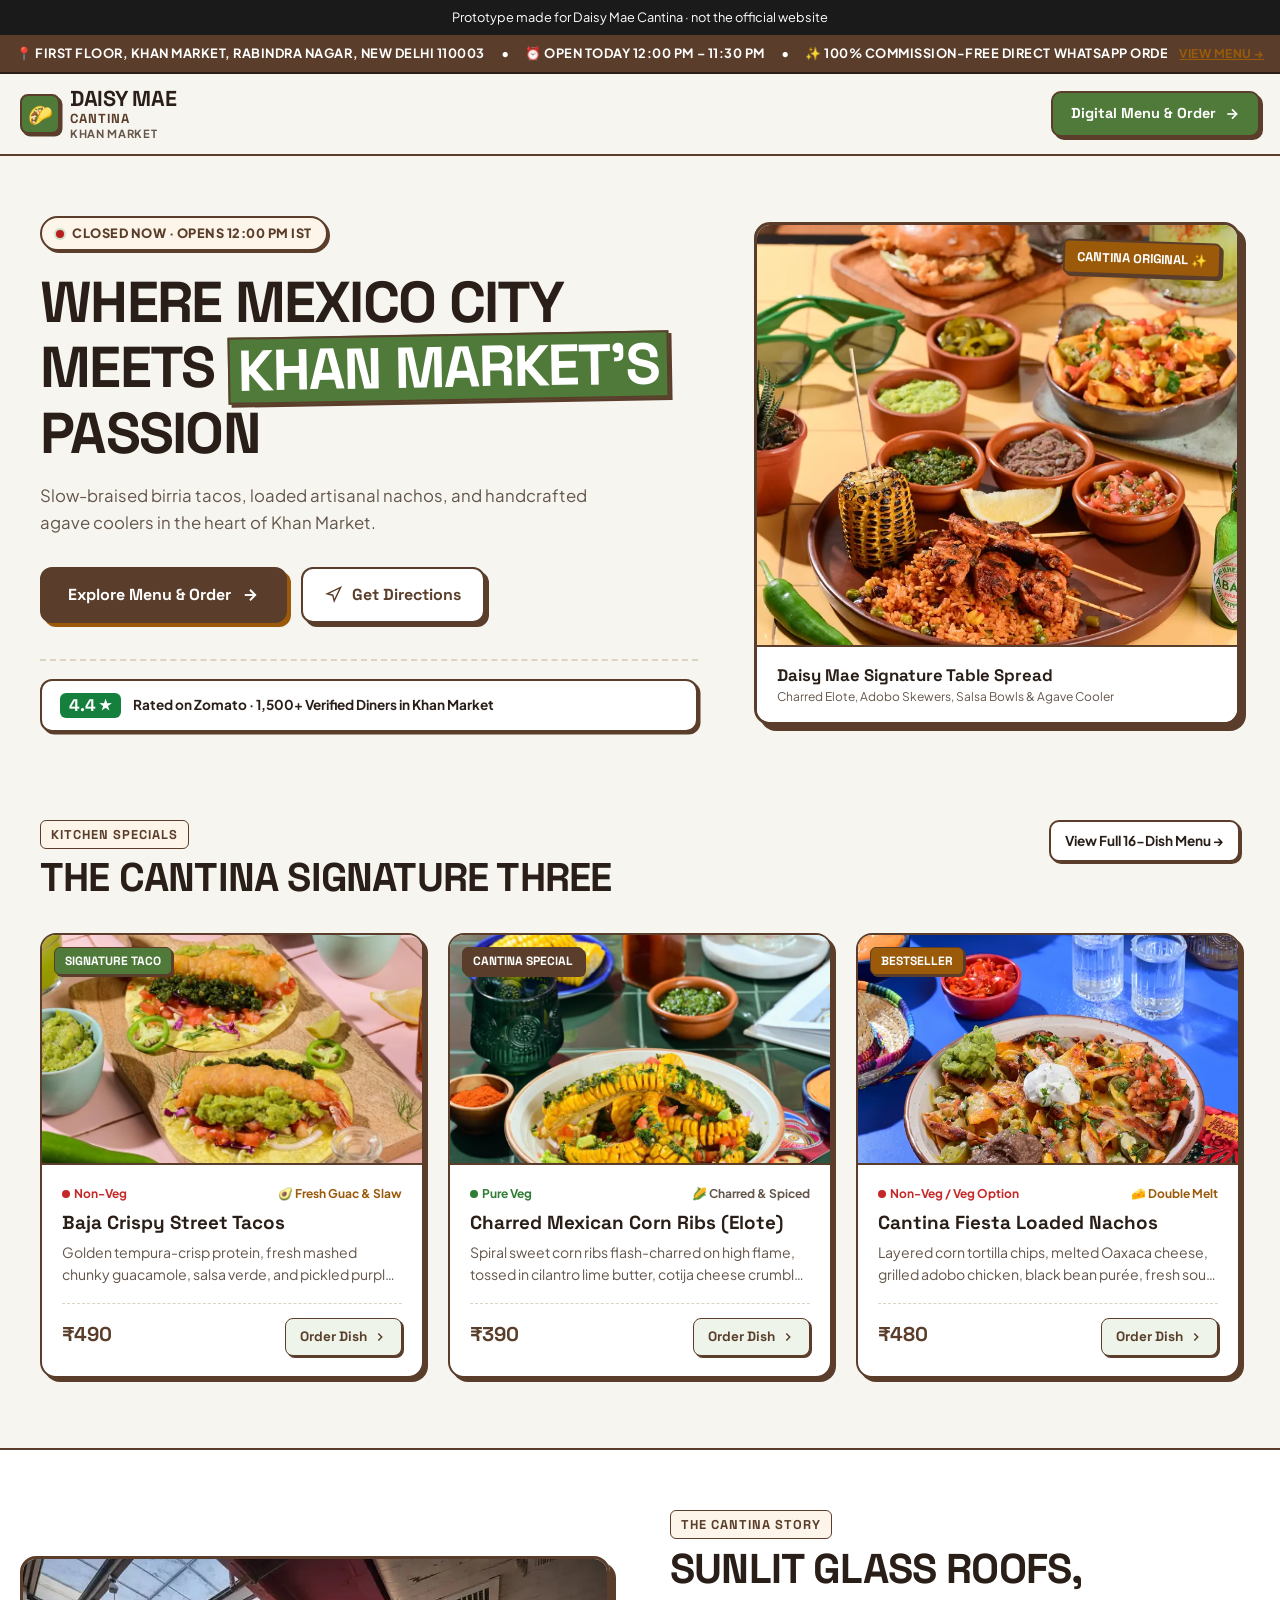
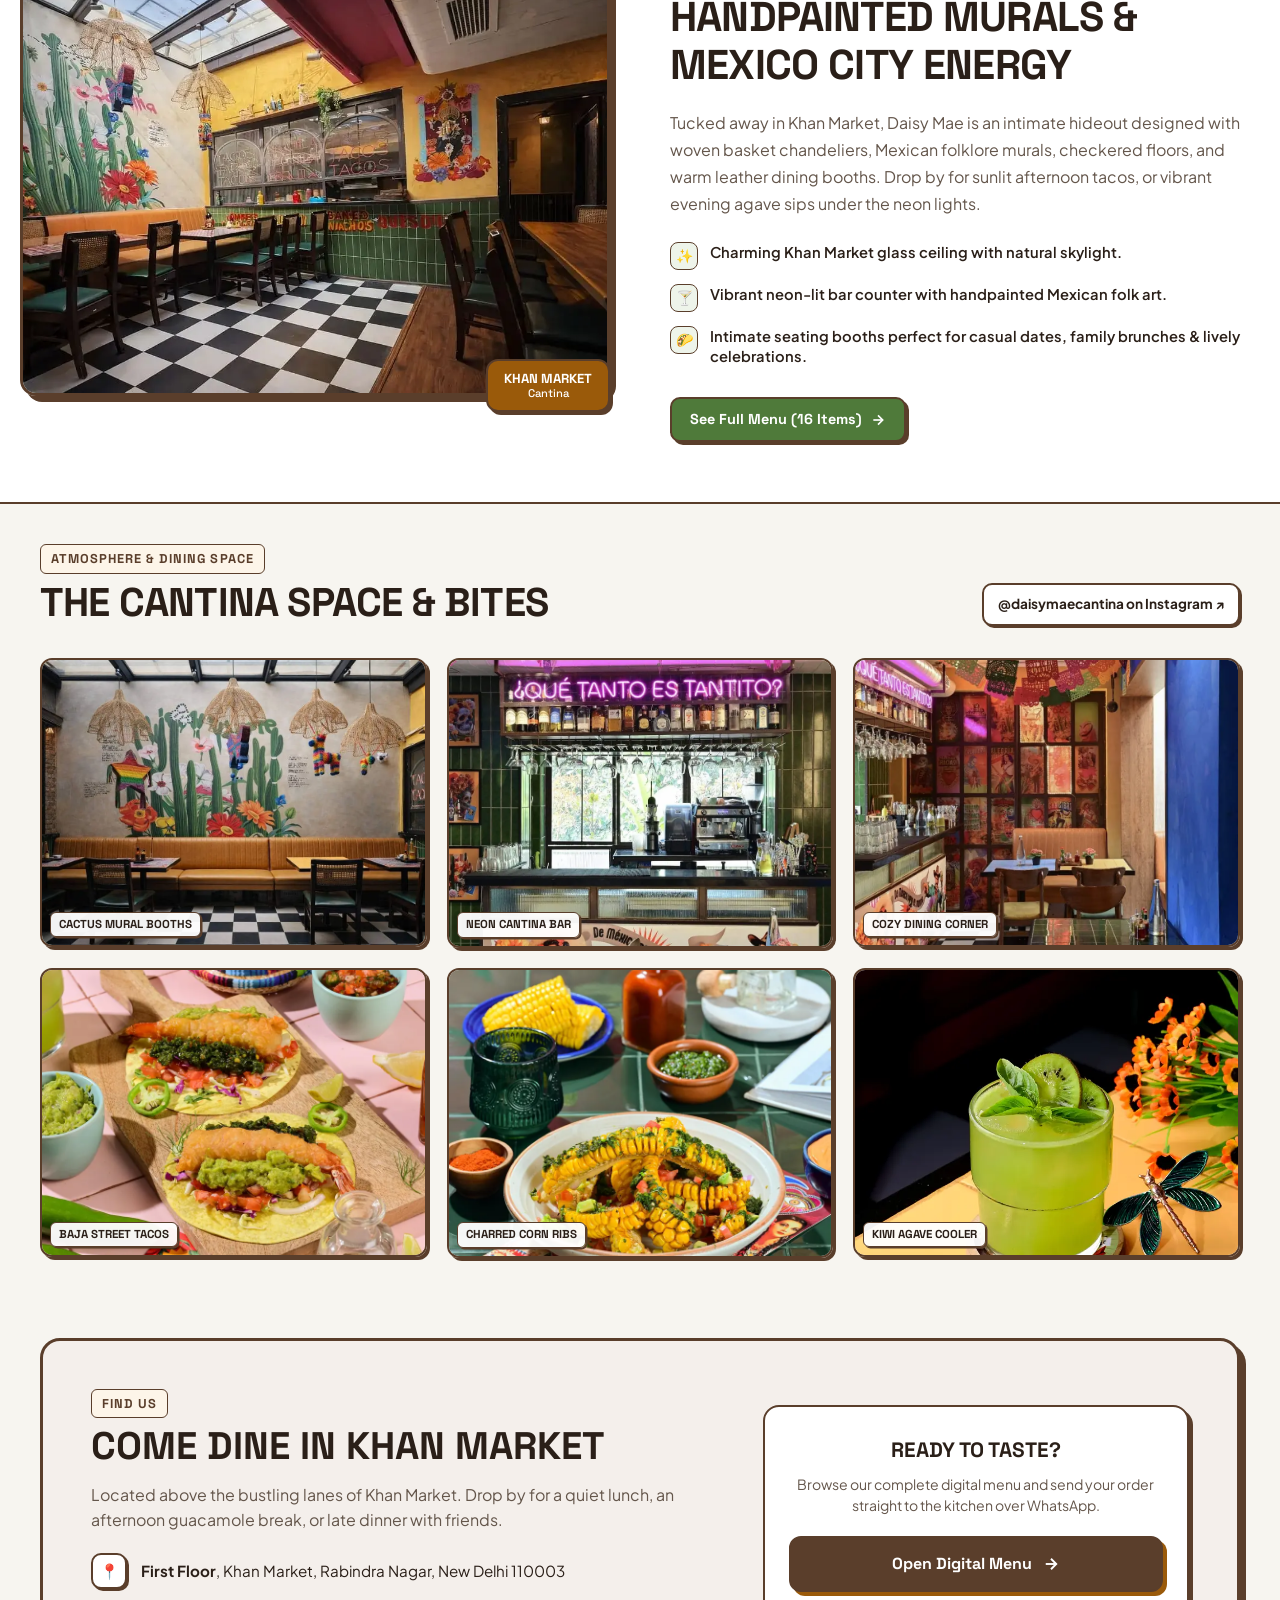
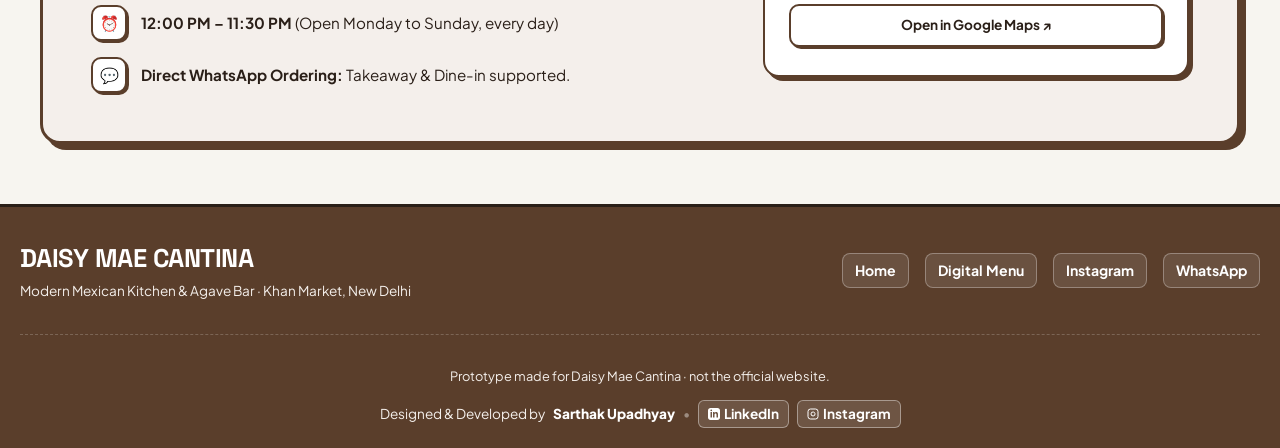
<file: index.html>
<!DOCTYPE html>
<html lang="en">
<head>
  <meta charset="UTF-8">
  <meta name="viewport" content="width=device-width, initial-scale=1.0">
  <title>Daisy Mae Cantina · Modern Mexican Kitchen & Tequila Lounge · Khan Market, New Delhi</title>
  <meta name="description" content="Discover Daisy Mae Cantina in Khan Market, New Delhi. Authentic street birria tacos, loaded artisanal nachos, churros, agave sips & vibrant cantina vibes.">
  <meta name="theme-color" content="#F7F5F0">
  <meta name="robots" content="noindex, nofollow">

  <!-- OpenGraph / Social Meta Tags -->
  <meta property="og:title" content="Daisy Mae Cantina · Khan Market, New Delhi">
  <meta property="og:description" content="Modern Mexican Kitchen & Agave Bar. Authentic birria tacos, artisanal nachos, and handcrafted sips.">
  <meta property="og:type" content="website">

  <!-- Preload Hero Image / LCP -->
  <link rel="preload" as="image" href="images/hero-800w.webp" imagesrcset="images/hero-480w.webp 480w, images/hero-800w.webp 800w, images/hero-1200w.webp 1200w" imagesizes="(max-width: 768px) 100vw, 540px" fetchpriority="high">

  <!-- Google Fonts: Space Grotesk & Plus Jakarta Sans with display=swap -->
  <link rel="preconnect" href="https://fonts.googleapis.com">
  <link rel="preconnect" href="https://fonts.gstatic.com" crossorigin>
  <link href="https://fonts.googleapis.com/css2?family=Plus+Jakarta+Sans:wght@400;500;600;700;800&family=Space+Grotesk:wght@500;700&display=swap" rel="stylesheet">

  <link rel="stylesheet" href="style.css">
  <style>
    /* Neo-Brutalist Landing Page Specialized Styles */
    :root {
      --font-display: 'Space Grotesk', -apple-system, sans-serif;
    }

    html {
      overflow-x: hidden;
      max-width: 100%;
      width: 100%;
    }

    .landing-body {
      background-color: var(--bg-body);
      color: var(--text-main);
      overflow-x: hidden;
      max-width: 100%;
      width: 100%;
      position: relative;
      padding-bottom: 0 !important;
    }

    *, *::before, *::after {
      box-sizing: border-box;
    }

    /* Top Announcement Bar */
    .top-marquee {
      background: var(--walnut);
      color: #FFFFFF;
      padding: 9px 16px;
      font-size: 0.8rem;
      font-weight: 700;
      letter-spacing: 0.04em;
      text-transform: uppercase;
      display: flex;
      justify-content: space-between;
      align-items: center;
      border-bottom: 2px solid var(--text-main);
    }

    @media (max-width: 768px) {
      .top-marquee {
        display: none !important;
      }
    }

    .top-marquee-inner {
      display: flex;
      align-items: center;
      gap: 16px;
      overflow: hidden;
      white-space: nowrap;
    }

    .top-marquee a {
      color: var(--amber);
      text-decoration: underline;
    }

    /* Main Navigation */
    .site-nav {
      position: sticky;
      top: 0;
      z-index: 100;
      background: rgba(247, 245, 240, 0.95);
      backdrop-filter: blur(10px);
      -webkit-backdrop-filter: blur(10px);
      border-bottom: 2.5px solid var(--walnut);
      padding: 14px 20px;
    }

    .site-nav-container {
      max-width: var(--max-w);
      margin: 0 auto;
      display: flex;
      align-items: center;
      justify-content: space-between;
    }

    .brand-logo-wrap {
      display: flex;
      align-items: center;
      gap: 10px;
      text-decoration: none;
      color: var(--text-main);
    }

    .brand-badge-square {
      width: 40px;
      height: 40px;
      background: var(--primary);
      border: 2px solid var(--walnut);
      box-shadow: 2.5px 2.5px 0 var(--walnut);
      display: flex;
      align-items: center;
      justify-content: center;
      font-size: 20px;
      border-radius: 8px;
    }

    .brand-title-group {
      display: flex;
      flex-direction: column;
      gap: 1px;
    }

    .brand-title-group h2,
    .brand-title-group .brand-title {
      font-family: var(--font-display);
      font-size: 1.35rem;
      font-weight: 700;
      letter-spacing: -0.02em;
      line-height: 1;
      text-transform: uppercase;
    }

    .brand-sub-cantina {
      font-family: var(--font-display);
      font-size: 0.82rem;
      font-weight: 800;
      color: var(--walnut);
      letter-spacing: 0.08em;
      text-transform: uppercase;
      line-height: 1.15;
      display: block;
    }

    .brand-sub-loc {
      font-size: 0.7rem;
      font-weight: 700;
      color: var(--text-muted);
      letter-spacing: 0.06em;
      text-transform: uppercase;
      line-height: 1.15;
      display: block;
    }

    .nav-actions {
      display: flex;
      align-items: center;
      gap: 12px;
    }

    .btn-brutal-menu {
      display: inline-flex;
      align-items: center;
      gap: 8px;
      background: var(--primary);
      color: #FFFFFF;
      font-family: var(--font-display);
      font-weight: 700;
      font-size: 0.9rem;
      padding: 10px 18px;
      border: 2px solid var(--walnut);
      border-radius: 10px;
      box-shadow: 3px 3px 0 var(--walnut);
      text-decoration: none;
      transition: all 0.15s ease;
      cursor: pointer;
    }

    .btn-brutal-menu:hover {
      transform: translate(-1px, -1px);
      box-shadow: 4px 4px 0 var(--walnut);
      background: var(--primary-hover);
    }

    .btn-brutal-menu:active {
      transform: translate(2px, 2px);
      box-shadow: 1px 1px 0 var(--walnut);
    }

    .btn-brutal-ghost {
      display: inline-flex;
      align-items: center;
      gap: 6px;
      background: #FFFFFF;
      color: var(--text-main);
      font-weight: 700;
      font-size: 0.85rem;
      padding: 9px 14px;
      border: 2px solid var(--walnut);
      border-radius: 10px;
      box-shadow: 2px 2px 0 var(--walnut);
      text-decoration: none;
      transition: all 0.15s ease;
    }

    .btn-brutal-ghost:hover {
      background: var(--bg-subtle);
    }

    /* HERO SECTION - Neo-Brutalist Layout */
    .hero-section {
      max-width: var(--max-w);
      margin: 0 auto;
      padding: 36px 20px 48px;
    }

    .hero-grid {
      display: grid;
      grid-template-columns: 1fr;
      gap: 32px;
      align-items: center;
    }

    @media (min-width: 900px) {
      .hero-grid {
        grid-template-columns: 1.15fr 0.85fr;
        gap: 56px;
        padding-top: 24px;
      }
    }

    .hero-tag-pill {
      display: inline-flex;
      align-items: center;
      gap: 8px;
      background: var(--amber-light);
      border: 2px solid var(--walnut);
      padding: 6px 14px;
      border-radius: 999px;
      box-shadow: 2px 2px 0 var(--walnut);
      font-size: 0.8rem;
      font-weight: 800;
      letter-spacing: 0.04em;
      text-transform: uppercase;
      color: var(--walnut);
      margin-bottom: 20px;
    }

    .hero-tag-pill .pill-dot {
      width: 8px;
      height: 8px;
      background: #15803D;
      border-radius: 50%;
      box-shadow: 0 0 0 2px rgba(21, 128, 61, 0.2);
    }

    .hero-big-heading {
      font-family: var(--font-display);
      font-size: clamp(1.85rem, 6vw, 3.6rem);
      font-weight: 700;
      line-height: 1.1;
      letter-spacing: -0.03em;
      color: var(--text-main);
      text-transform: uppercase;
      margin-bottom: 18px;
      word-break: break-word;
      overflow-wrap: break-word;
    }

    .hero-big-heading .highlight-sage {
      background: var(--primary);
      color: #FFFFFF;
      padding: 0 8px;
      display: inline-block;
      border: 2px solid var(--walnut);
      box-shadow: 3px 3px 0 var(--walnut);
      transform: rotate(-1deg);
    }

    .hero-lead-text {
      font-size: 1.05rem;
      line-height: 1.6;
      color: var(--text-muted);
      margin-bottom: 30px;
      max-width: 580px;
    }

    .hero-cta-group {
      display: flex;
      flex-wrap: wrap;
      gap: 14px;
      margin-bottom: 36px;
    }

    .btn-hero-primary {
      display: inline-flex;
      align-items: center;
      gap: 10px;
      background: var(--walnut);
      color: #FFFFFF;
      font-family: var(--font-display);
      font-weight: 700;
      font-size: 1rem;
      padding: 14px 26px;
      border: 2px solid var(--walnut);
      border-radius: 12px;
      box-shadow: 4px 4px 0 var(--amber);
      text-decoration: none;
      transition: all 0.15s ease;
    }

    .btn-hero-primary:hover {
      transform: translate(-2px, -2px);
      box-shadow: 6px 6px 0 var(--amber);
    }

    .btn-hero-secondary {
      display: inline-flex;
      align-items: center;
      gap: 10px;
      background: #FFFFFF;
      color: var(--walnut);
      font-family: var(--font-display);
      font-weight: 700;
      font-size: 1rem;
      padding: 14px 22px;
      border: 2px solid var(--walnut);
      border-radius: 12px;
      box-shadow: 4px 4px 0 var(--walnut);
      text-decoration: none;
      transition: all 0.15s ease;
    }

    .btn-hero-secondary:hover {
      background: var(--bg-subtle);
      transform: translate(-1px, -1px);
      box-shadow: 5px 5px 0 var(--walnut);
    }

    /* Hero Trust Metrics Strip */
    .hero-stats-row {
      display: flex;
      padding-top: 18px;
      border-top: 2px dashed var(--border);
    }

    .hero-stats-row .stat-card {
      width: 100%;
      background: var(--bg-card);
      border: 2px solid var(--walnut);
      border-radius: 12px;
      padding: 12px 18px;
      box-shadow: 2.5px 2.5px 0 var(--walnut);
      display: flex;
      align-items: center;
      gap: 12px;
    }

    .stat-badge-rating {
      display: inline-flex;
      align-items: center;
      gap: 3px;
      background: #15803D;
      color: #FFFFFF;
      font-family: var(--font-display);
      font-weight: 700;
      font-size: 1.05rem;
      padding: 4px 9px;
      border-radius: 6px;
      line-height: 1;
      flex-shrink: 0;
    }

    .stat-badge-rating .stat-star {
      font-size: 0.9rem;
    }

    .stat-label-text {
      font-size: 0.85rem;
      font-weight: 700;
      color: var(--text-main);
      line-height: 1.35;
    }

    /* Hero Image Poster Card */
    .hero-poster-frame {
      position: relative;
    }

    .hero-poster-card {
      background: #FFFFFF;
      border: 3px solid var(--walnut);
      border-radius: 16px;
      overflow: hidden;
      box-shadow: 6px 6px 0 var(--walnut);
      position: relative;
    }

    .hero-poster-img {
      width: 100%;
      height: 420px;
      object-fit: cover;
      display: block;
    }

    .poster-sticker-tag {
      position: absolute;
      top: 16px;
      right: 16px;
      background: var(--amber);
      color: #FFFFFF;
      font-family: var(--font-display);
      font-size: 0.8rem;
      font-weight: 700;
      text-transform: uppercase;
      padding: 6px 12px;
      border: 2px solid var(--walnut);
      border-radius: 6px;
      box-shadow: 2.5px 2.5px 0 var(--walnut);
      transform: rotate(2deg);
    }

    .poster-bottom-caption {
      padding: 16px 20px;
      background: #FFFFFF;
      border-top: 2px solid var(--walnut);
      display: flex;
      justify-content: space-between;
      align-items: center;
    }

    .caption-dish {
      font-family: var(--font-display);
      font-size: 1.05rem;
      font-weight: 700;
    }

    .caption-price {
      font-family: var(--font-display);
      font-size: 1.15rem;
      font-weight: 700;
      color: var(--walnut);
    }

    /* SIGNATURE DISHES SHOWCASE */
    .section-wrap {
      max-width: var(--max-w);
      margin: 0 auto;
      padding: 40px 20px;
    }

    .section-header-block {
      display: flex;
      flex-direction: column;
      gap: 8px;
      margin-bottom: 32px;
    }

    @media (min-width: 768px) {
      .section-header-block {
        flex-direction: row;
        align-items: flex-end;
        justify-content: space-between;
      }
    }

    .section-kicker {
      display: inline-block;
      font-family: var(--font-display);
      font-size: 0.8rem;
      font-weight: 700;
      letter-spacing: 0.08em;
      text-transform: uppercase;
      color: var(--walnut);
      background: var(--amber-light);
      border: 1.5px solid var(--walnut);
      padding: 4px 10px;
      border-radius: 6px;
      margin-bottom: 6px;
    }

    .section-title {
      font-family: var(--font-display);
      font-size: clamp(1.8rem, 3.5vw, 2.5rem);
      font-weight: 700;
      text-transform: uppercase;
      letter-spacing: -0.02em;
      line-height: 1.15;
    }

    .dishes-grid {
      display: grid;
      grid-template-columns: 1fr;
      gap: 24px;
    }

    @media (min-width: 640px) {
      .dishes-grid {
        grid-template-columns: repeat(2, 1fr);
      }
    }

    @media (min-width: 1024px) {
      .dishes-grid {
        grid-template-columns: repeat(3, 1fr);
      }
    }

    .dish-showcase-card {
      background: #FFFFFF;
      border: 2.5px solid var(--walnut);
      border-radius: 16px;
      overflow: hidden;
      box-shadow: 4px 4px 0 var(--walnut);
      display: flex;
      flex-direction: column;
      transition: all 0.2s ease;
    }

    .dish-showcase-card:hover {
      transform: translateY(-3px);
      box-shadow: 6px 6px 0 var(--walnut);
    }

    .dish-card-img-wrap {
      position: relative;
      height: 230px;
      border-bottom: 2px solid var(--walnut);
      overflow: hidden;
    }

    .dish-card-img-wrap img {
      width: 100%;
      height: 100%;
      object-fit: cover;
      transition: transform 0.3s ease;
    }

    .dish-showcase-card:hover .dish-card-img-wrap img {
      transform: scale(1.04);
    }

    .badge-card-tag {
      position: absolute;
      top: 12px;
      left: 12px;
      background: var(--primary);
      color: #FFFFFF;
      font-family: var(--font-display);
      font-size: 0.75rem;
      font-weight: 700;
      padding: 4px 10px;
      border: 1.5px solid var(--walnut);
      border-radius: 6px;
      box-shadow: 2px 2px 0 var(--walnut);
      text-transform: uppercase;
    }

    .dish-card-content {
      padding: 20px;
      display: flex;
      flex-direction: column;
      flex: 1;
    }

    .dish-meta-row {
      display: flex;
      align-items: center;
      justify-content: space-between;
      margin-bottom: 8px;
    }

    .dish-title {
      font-family: var(--font-display);
      font-size: 1.18rem;
      font-weight: 700;
      color: var(--text-main);
      line-height: 1.25;
      margin-bottom: 8px;
    }

    .dish-desc {
      font-size: 0.88rem;
      line-height: 1.5;
      color: var(--text-muted);
      margin-bottom: 18px;
      flex: 1;
    }

    .dish-card-footer {
      display: flex;
      align-items: center;
      justify-content: space-between;
      padding-top: 14px;
      border-top: 1.5px dashed var(--border);
    }

    .dish-price {
      font-family: var(--font-display);
      font-size: 1.25rem;
      font-weight: 700;
      color: var(--walnut);
    }

    .btn-card-order {
      display: inline-flex;
      align-items: center;
      gap: 6px;
      background: var(--primary-light);
      color: var(--walnut);
      font-family: var(--font-display);
      font-weight: 700;
      font-size: 0.85rem;
      padding: 8px 14px;
      border: 1.5px solid var(--walnut);
      border-radius: 8px;
      box-shadow: 2px 2px 0 var(--walnut);
      text-decoration: none;
      transition: all 0.15s ease;
    }

    .btn-card-order:hover {
      background: var(--primary);
      color: #FFFFFF;
    }

    /* STORY / ABOUT SECTION */
    .story-section {
      background: #FFFFFF;
      border-top: 2.5px solid var(--walnut);
      border-bottom: 2.5px solid var(--walnut);
      padding: 60px 20px;
      margin-top: 30px;
    }

    .story-grid {
      max-width: var(--max-w);
      margin: 0 auto;
      display: grid;
      grid-template-columns: 1fr;
      gap: 40px;
      align-items: center;
    }

    @media (min-width: 860px) {
      .story-grid {
        grid-template-columns: 1fr 1fr;
        gap: 60px;
      }
    }

    .story-frame {
      position: relative;
    }

    .story-img-main {
      width: 100%;
      height: 440px;
      object-fit: cover;
      border: 3px solid var(--walnut);
      border-radius: 16px;
      box-shadow: 6px 6px 0 var(--walnut);
      display: block;
    }

    .story-stamp {
      position: absolute;
      bottom: -16px;
      right: 0;
      background: var(--amber);
      color: #FFFFFF;
      border: 2px solid var(--walnut);
      box-shadow: 3px 3px 0 var(--walnut);
      border-radius: 12px;
      padding: 10px 16px;
      font-family: var(--font-display);
      font-weight: 700;
      font-size: 0.82rem;
      text-align: center;
      line-height: 1.2;
    }

    .story-content h2 {
      font-family: var(--font-display);
      font-size: clamp(1.8rem, 3.5vw, 2.6rem);
      font-weight: 700;
      text-transform: uppercase;
      letter-spacing: -0.02em;
      line-height: 1.15;
      margin-bottom: 20px;
    }

    .story-text {
      font-size: 1rem;
      line-height: 1.7;
      color: var(--text-muted);
      margin-bottom: 24px;
    }

    .story-points {
      display: grid;
      grid-template-columns: 1fr;
      gap: 14px;
      margin-bottom: 30px;
    }

    .story-point-item {
      display: flex;
      align-items: flex-start;
      gap: 12px;
    }

    .point-icon {
      width: 28px;
      height: 28px;
      border-radius: 8px;
      background: var(--primary-light);
      border: 1.5px solid var(--walnut);
      display: flex;
      align-items: center;
      justify-content: center;
      flex-shrink: 0;
      font-size: 14px;
    }

    .point-text {
      font-size: 0.92rem;
      color: var(--text-main);
      font-weight: 600;
      line-height: 1.4;
    }

    /* AMBIANCE GALLERY GRID */
    .gallery-grid {
      display: grid;
      grid-template-columns: repeat(2, 1fr);
      gap: 16px;
    }

    @media (min-width: 768px) {
      .gallery-grid {
        grid-template-columns: repeat(3, 1fr);
        gap: 20px;
      }
    }

    .gallery-item {
      position: relative;
      border: 2px solid var(--walnut);
      border-radius: 12px;
      overflow: hidden;
      box-shadow: 3px 3px 0 var(--walnut);
      aspect-ratio: 4 / 3;
    }

    .gallery-item img {
      width: 100%;
      height: 100%;
      object-fit: cover;
      display: block;
      transition: transform 0.3s ease;
    }

    .gallery-item:hover img {
      transform: scale(1.05);
    }

    .gallery-label {
      position: absolute;
      bottom: 8px;
      left: 8px;
      background: rgba(255, 255, 255, 0.95);
      border: 1.5px solid var(--walnut);
      padding: 3px 8px;
      border-radius: 6px;
      font-family: var(--font-display);
      font-size: 0.72rem;
      font-weight: 700;
      text-transform: uppercase;
      box-shadow: 1.5px 1.5px 0 var(--walnut);
    }

    /* LOCATION & VISIT CARD */
    .visit-card-wrap {
      max-width: var(--max-w);
      margin: 40px auto 60px;
      padding: 0 20px;
    }

    .visit-card {
      background: var(--walnut-light);
      border: 3px solid var(--walnut);
      border-radius: 20px;
      padding: 36px 24px;
      box-shadow: 6px 6px 0 var(--walnut);
      display: grid;
      grid-template-columns: 1fr;
      gap: 32px;
    }

    @media (min-width: 860px) {
      .visit-card {
        grid-template-columns: 1.2fr 0.8fr;
        padding: 48px;
        align-items: center;
      }
    }

    .visit-title {
      font-family: var(--font-display);
      font-size: clamp(1.8rem, 3.2vw, 2.4rem);
      font-weight: 700;
      text-transform: uppercase;
      margin-bottom: 14px;
      line-height: 1.15;
    }

    .visit-details-list {
      display: flex;
      flex-direction: column;
      gap: 16px;
      margin-top: 20px;
    }

    .detail-item {
      display: flex;
      align-items: center;
      gap: 14px;
      font-size: 0.95rem;
    }

    .detail-item-icon {
      width: 36px;
      height: 36px;
      background: #FFFFFF;
      border: 2px solid var(--walnut);
      border-radius: 10px;
      box-shadow: 2px 2px 0 var(--walnut);
      display: flex;
      align-items: center;
      justify-content: center;
      flex-shrink: 0;
    }

    .visit-cta-card {
      background: #FFFFFF;
      border: 2.5px solid var(--walnut);
      border-radius: 16px;
      padding: 28px 24px;
      box-shadow: 4px 4px 0 var(--walnut);
      text-align: center;
    }

    .visit-cta-card h3 {
      font-family: var(--font-display);
      font-size: 1.3rem;
      font-weight: 700;
      text-transform: uppercase;
      margin-bottom: 8px;
    }

    .visit-cta-card p {
      font-size: 0.88rem;
      color: var(--text-muted);
      margin-bottom: 20px;
    }

    /* FOOTER */
    .landing-footer {
      background: var(--walnut);
      color: #FFFFFF;
      border-top: 3px solid var(--text-main);
      padding: 32px 20px 20px;
    }

    .footer-container {
      max-width: var(--max-w);
      margin: 0 auto;
      display: flex;
      flex-direction: column;
      gap: 32px;
    }

    .footer-top-row {
      display: flex;
      flex-direction: column;
      gap: 24px;
      padding-bottom: 32px;
      border-bottom: 1.5px dashed rgba(255, 255, 255, 0.2);
    }

    @media (min-width: 768px) {
      .footer-top-row {
        flex-direction: row;
        justify-content: space-between;
        align-items: center;
      }
    }

    .footer-brand h3 {
      font-family: var(--font-display);
      font-size: 1.6rem;
      font-weight: 700;
      text-transform: uppercase;
      letter-spacing: -0.02em;
    }

    .footer-brand p {
      font-size: 0.85rem;
      color: #F4EFEB;
      margin-top: 4px;
    }

    .footer-nav-links {
      display: flex;
      flex-wrap: wrap;
      gap: 16px;
    }

    .footer-nav-links a {
      color: #FFFFFF;
      text-decoration: none;
      font-weight: 700;
      font-size: 0.88rem;
      padding: 6px 12px;
      background: rgba(255, 255, 255, 0.1);
      border: 1.5px solid rgba(255, 255, 255, 0.3);
      border-radius: 8px;
      transition: all 0.2s ease;
    }

    .footer-nav-links a:hover {
      background: var(--amber);
      color: #FFFFFF;
      border-color: var(--amber);
    }

    .footer-bottom-copy {
      font-size: 0.8rem;
      color: #F4EFEB;
      text-align: center;
      line-height: 1.5;
    }

    /* ============================================================
       MOBILE-FIRST REFINEMENTS & SHADOW REDUCTION (6px -> 3px)
       ============================================================ */
    @media (max-width: 768px) {
      /* Mobile Shadows: Reduced from 6px to 3px */
      .hero-poster-card,
      .story-img-main,
      .visit-card,
      .visit-cta-card,
      .dish-showcase-card,
      .dish-showcase-card:hover {
        box-shadow: 3px 3px 0 var(--walnut) !important;
      }

      .btn-hero-primary,
      .btn-hero-primary:hover {
        box-shadow: 3px 3px 0 var(--amber) !important;
      }

      .btn-hero-secondary,
      .btn-hero-secondary:hover {
        box-shadow: 3px 3px 0 var(--walnut) !important;
      }

      .story-stamp {
        right: 8px !important;
        bottom: -10px !important;
        padding: 8px 12px !important;
        font-size: 0.78rem !important;
        box-shadow: 2px 2px 0 var(--walnut) !important;
      }

      .hero-poster-img {
        height: 280px;
      }

      .story-img-main {
        height: 290px;
      }

      .hero-section {
        padding: 24px 16px 32px;
      }

      .section-wrap {
        padding: 32px 16px;
      }

      .story-section {
        padding: 38px 16px;
      }

      .visit-card-wrap {
        padding: 0 16px;
        margin: 28px auto 36px;
      }

      .visit-card {
        padding: 24px 18px;
        border-width: 2.5px;
      }

      .site-nav {
        padding: 9px 14px;
      }

      .site-nav-container {
        gap: 16px;
      }

      .brand-logo-wrap {
        gap: 8px;
      }

      .brand-badge-square {
        width: 32px;
        height: 32px;
        font-size: 16px;
        border-radius: 7px;
        box-shadow: 2px 2px 0 var(--walnut);
      }

      .brand-title-group h2 {
        font-size: 1.05rem;
      }

      .brand-sub-cantina {
        font-size: 0.72rem;
      }

      .brand-sub-loc {
        font-size: 0.62rem;
      }

      .btn-brutal-menu {
        padding: 7px 11px;
        font-size: 0.75rem;
        gap: 5px;
        box-shadow: 2px 2px 0 var(--walnut);
        border-radius: 8px;
        white-space: nowrap;
      }

      .landing-footer {
        padding: 24px 16px 50px !important;
      }

      .footer-container {
        gap: 20px !important;
      }

      .footer-top-row {
        gap: 16px !important;
        padding-bottom: 20px !important;
      }
    }

    @media (max-width: 480px) {
      .hero-cta-group {
        flex-direction: column;
        width: 100%;
        gap: 10px;
      }

      .btn-hero-primary,
      .btn-hero-secondary {
        width: 100%;
        justify-content: center;
        text-align: center;
      }

      .hero-stats-row .stat-card {
        padding: 10px 14px;
      }
    }

    @media (prefers-reduced-motion: reduce) {
      *, *::before, *::after {
        animation-duration: 0.01ms !important;
        animation-iteration-count: 1 !important;
        transition-duration: 0.01ms !important;
      }
    }
  </style>
</head>
<body class="landing-body">
  <div style="background:#1a1a1a;color:#fff;text-align:center;padding:8px 16px;font-size:.8rem;">
    Prototype made for Daisy Mae Cantina · not the official website
  </div>

  <!-- Top Announcement Bar -->
  <div class="top-marquee">
    <div class="top-marquee-inner">
      <span>📍 First Floor, Khan Market, Rabindra Nagar, New Delhi 110003</span>
      <span>•</span>
      <span>⏰ Open Today 12:00 PM – 11:30 PM</span>
      <span>•</span>
      <span>✨ 100% Commission-Free Direct WhatsApp Orders</span>
    </div>
    <a href="menu.html" style="margin-left: 12px; white-space: nowrap; font-size: 0.75rem;">View Menu →</a>
  </div>

  <!-- Main Navigation Bar -->
  <nav class="site-nav">
    <div class="site-nav-container">
      <a href="index.html" class="brand-logo-wrap">
        <div class="brand-badge-square">🌮</div>
        <div class="brand-title-group">
          <div class="brand-title">Daisy Mae</div>
          <span class="brand-sub-cantina">Cantina</span>
          <span class="brand-sub-loc">Khan Market</span>
        </div>
      </a>

      <div class="nav-actions">
        <a href="menu.html" class="btn-brutal-menu">
          <span>Digital Menu & Order</span>
          <svg width="16" height="16" viewBox="0 0 24 24" fill="none" stroke="currentColor" stroke-width="2.5">
            <line x1="5" y1="12" x2="19" y2="12"></line>
            <polyline points="12 5 19 12 12 19"></polyline>
          </svg>
        </a>
      </div>
    </div>
  </nav>

  <!-- HERO SECTION -->
  <header class="hero-section">
    <div class="hero-grid">
      <div class="hero-text-col">
        <div class="hero-tag-pill" id="landing-live-status">
          <span class="pill-dot"></span>
          <span>Open Now · 12:00 PM – 11:30 PM IST</span>
        </div>

        <h1 class="hero-big-heading">
          Where Mexico City meets <span class="highlight-sage">Khan Market's</span> passion
        </h1>

        <p class="hero-lead-text">
          Slow-braised birria tacos, loaded artisanal nachos, and handcrafted agave coolers in the heart of Khan Market.
        </p>

        <div class="hero-cta-group">
          <a href="menu.html" class="btn-hero-primary">
            <span>Explore Menu & Order</span>
            <svg width="18" height="18" viewBox="0 0 24 24" fill="none" stroke="currentColor" stroke-width="2.5">
              <line x1="5" y1="12" x2="19" y2="12"></line>
              <polyline points="12 5 19 12 12 19"></polyline>
            </svg>
          </a>
          <a href="https://maps.google.com/?q=Daisy+Mae+Cantina+Khan+Market+New+Delhi" target="_blank" rel="noopener" class="btn-hero-secondary">
            <svg width="17" height="17" viewBox="0 0 24 24" fill="none" stroke="currentColor" stroke-width="2">
              <polygon points="3 11 22 2 13 21 11 13 3 11"></polygon>
            </svg>
            <span>Get Directions</span>
          </a>
        </div>

        <!-- Real-time metrics -->
        <div class="hero-stats-row">
          <div class="stat-card">
            <div class="stat-badge-rating">
              <span>4.4</span>
              <span class="stat-star">★</span>
            </div>
            <div class="stat-label-text">
              Rated on Zomato · 1,500+ Verified Diners in Khan Market
            </div>
          </div>
        </div>
      </div>

      <!-- Hero Poster Image Card with Real Daisy Mae Cantina Spread -->
      <div class="hero-poster-frame">
        <div class="hero-poster-card">
          <img src="images/hero-800w.webp"
               srcset="images/hero-480w.webp 480w, images/hero-800w.webp 800w, images/hero-1200w.webp 1200w"
               sizes="(max-width: 768px) 100vw, 540px"
               width="800" height="800"
               fetchpriority="high"
               loading="eager"
               decoding="async"
               alt="Daisy Mae Cantina Table Spread at Khan Market"
               class="hero-poster-img">
          <div class="poster-sticker-tag">Cantina Original ✨</div>
          <div class="poster-bottom-caption">
            <div>
              <div class="caption-dish">Daisy Mae Signature Table Spread</div>
              <div style="font-size:0.75rem; color:var(--text-muted);">Charred Elote, Adobo Skewers, Salsa Bowls & Agave Cooler</div>
            </div>
          </div>
        </div>
      </div>
    </div>
  </header>

  <!-- MAIN PAGE CONTENT LANDMARK -->
  <main id="main-content">

  <!-- SIGNATURE DISHES SHOWCASE -->
  <section class="section-wrap">
    <div class="section-header-block">
      <div>
        <span class="section-kicker">Kitchen Specials</span>
        <h2 class="section-title">The Cantina Signature Three</h2>
      </div>
      <a href="menu.html" class="btn-brutal-ghost" style="align-self: flex-start;">View Full 16-Dish Menu →</a>
    </div>

    <div class="dishes-grid">

      <!-- Dish 1: Crispy Baja Shrimp Tacos -->
      <article class="dish-showcase-card">
        <div class="dish-card-img-wrap">
          <img src="images/daisy_drinks_6.webp" width="800" height="800" loading="lazy" decoding="async" alt="Crispy Baja Prawn / Fish Tacos at Daisy Mae">
          <span class="badge-card-tag">Signature Taco</span>
        </div>
        <div class="dish-card-content">
          <div class="dish-meta-row">
            <span style="display:inline-flex; align-items:center; gap:4px; font-size:0.75rem; font-weight:700; color:var(--nonveg-color);">
              <span style="width:8px; height:8px; border-radius:50%; background:var(--nonveg-color);"></span> Non-Veg
            </span>
            <span style="font-size:0.75rem; font-weight:700; color:var(--amber);">🥑 Fresh Guac & Slaw</span>
          </div>
          <h3 class="dish-title">Baja Crispy Street Tacos</h3>
          <p class="dish-desc">Golden tempura-crisp protein, fresh mashed chunky guacamole, salsa verde, and pickled purple cabbage on warm artisanal corn tortillas.</p>
          <div class="dish-card-footer">
            <span class="dish-price">₹490</span>
            <a href="menu.html#tacos" class="btn-card-order">
              <span>Order Dish</span>
              <svg width="14" height="14" viewBox="0 0 24 24" fill="none" stroke="currentColor" stroke-width="2.5"><polyline points="9 18 15 12 9 6"></polyline></svg>
            </a>
          </div>
        </div>
      </article>

      <!-- Dish 2: Fire-Roasted Ribs / Elote -->
      <article class="dish-showcase-card">
        <div class="dish-card-img-wrap">
          <img src="images/daisy_bar_3.webp" width="800" height="800" loading="lazy" decoding="async" alt="Charred Mexican Street Corn Ribs at Daisy Mae">
          <span class="badge-card-tag" style="background:var(--walnut);">Cantina Special</span>
        </div>
        <div class="dish-card-content">
          <div class="dish-meta-row">
            <span style="display:inline-flex; align-items:center; gap:4px; font-size:0.75rem; font-weight:700; color:var(--veg-color);">
              <span style="width:8px; height:8px; border-radius:50%; background:var(--veg-color);"></span> Pure Veg
            </span>
            <span style="font-size:0.75rem; font-weight:700; color:var(--text-muted);">🌽 Charred & Spiced</span>
          </div>
          <h3 class="dish-title">Charred Mexican Corn Ribs (Elote)</h3>
          <p class="dish-desc">Spiral sweet corn ribs flash-charred on high flame, tossed in cilantro lime butter, cotija cheese crumbles & house ancho chile dust.</p>
          <div class="dish-card-footer">
            <span class="dish-price">₹390</span>
            <a href="menu.html#small-plates" class="btn-card-order">
              <span>Order Dish</span>
              <svg width="14" height="14" viewBox="0 0 24 24" fill="none" stroke="currentColor" stroke-width="2.5"><polyline points="9 18 15 12 9 6"></polyline></svg>
            </a>
          </div>
        </div>
      </article>

      <!-- Dish 3: Loaded Cantina Nachos Fiesta -->
      <article class="dish-showcase-card">
        <div class="dish-card-img-wrap">
          <img src="images/daisy_interior_2.webp" width="648" height="800" loading="lazy" decoding="async" alt="Loaded Cantina Nachos Fiesta at Daisy Mae">
          <span class="badge-card-tag" style="background:var(--amber);">Bestseller</span>
        </div>
        <div class="dish-card-content">
          <div class="dish-meta-row">
            <span style="display:inline-flex; align-items:center; gap:4px; font-size:0.75rem; font-weight:700; color:var(--nonveg-color);">
              <span style="width:8px; height:8px; border-radius:50%; background:var(--nonveg-color);"></span> Non-Veg / Veg Option
            </span>
            <span style="font-size:0.75rem; font-weight:700; color:var(--amber);">🧀 Double Melt</span>
          </div>
          <h3 class="dish-title">Cantina Fiesta Loaded Nachos</h3>
          <p class="dish-desc">Layered corn tortilla chips, melted Oaxaca cheese, grilled adobo chicken, black bean purée, fresh sour cream swirl & pico de gallo.</p>
          <div class="dish-card-footer">
            <span class="dish-price">₹480</span>
            <a href="menu.html#small-plates" class="btn-card-order">
              <span>Order Dish</span>
              <svg width="14" height="14" viewBox="0 0 24 24" fill="none" stroke="currentColor" stroke-width="2.5"><polyline points="9 18 15 12 9 6"></polyline></svg>
            </a>
          </div>
        </div>
      </article>
    </div>
  </section>

  <!-- OUR STORY & ATMOSPHERE -->
  <section class="story-section">
    <div class="story-grid">
      <div class="story-frame">
        <img src="images/daisy_ambience_1.webp" width="1080" height="720" loading="lazy" decoding="async" alt="Daisy Mae Cantina Dining Hall in Khan Market" class="story-img-main">
        <div class="story-stamp">
          <div>KHAN MARKET</div>
          <div style="font-size:0.7rem; font-weight:500;">Cantina</div>
        </div>
      </div>

      <div class="story-content">
        <span class="section-kicker">The Cantina Story</span>
        <h2>Sunlit glass roofs, handpainted murals & Mexico City energy</h2>
        <p class="story-text">
          Tucked away in Khan Market, Daisy Mae is an intimate hideout designed with woven basket chandeliers, Mexican folklore murals, checkered floors, and warm leather dining booths. Drop by for sunlit afternoon tacos, or vibrant evening agave sips under the neon lights.
        </p>

        <div class="story-points">
          <div class="story-point-item">
            <div class="point-icon">✨</div>
            <div class="point-text">Charming Khan Market glass ceiling with natural skylight.</div>
          </div>
          <div class="story-point-item">
            <div class="point-icon">🍸</div>
            <div class="point-text">Vibrant neon-lit bar counter with handpainted Mexican folk art.</div>
          </div>
          <div class="story-point-item">
            <div class="point-icon">🌮</div>
            <div class="point-text">Intimate seating booths perfect for casual dates, family brunches & lively celebrations.</div>
          </div>
        </div>

        <a href="menu.html" class="btn-brutal-menu">
          <span>See Full Menu (16 Items)</span>
          <svg width="16" height="16" viewBox="0 0 24 24" fill="none" stroke="currentColor" stroke-width="2.5"><line x1="5" y1="12" x2="19" y2="12"></line><polyline points="12 5 19 12 12 19"></polyline></svg>
        </a>
      </div>
    </div>
  </section>

  <!-- AMBIANCE & SEATING GALLERY (6 REAL DAISY MAE PHOTOS) -->
  <section class="section-wrap">
    <div class="section-header-block">
      <div>
        <span class="section-kicker">Atmosphere & Dining Space</span>
        <h2 class="section-title">The Cantina Space & Bites</h2>
      </div>
      <a href="https://instagram.com/daisymaecantina" target="_blank" rel="noopener" class="btn-brutal-ghost">@daisymaecantina on Instagram ↗</a>
    </div>

    <div class="gallery-grid">
      <div class="gallery-item">
        <img src="images/daisy_ambience_2.webp" width="1080" height="720" loading="lazy" decoding="async" alt="Daisy Mae Leather Booths & Handpainted Cactus Mural">
        <span class="gallery-label">Cactus Mural Booths</span>
      </div>
      <div class="gallery-item">
        <img src="images/daisy_ambience_5.webp" width="925" height="1200" loading="lazy" decoding="async" alt="Daisy Mae Neon Bar Counter with Papel Picado Banners">
        <span class="gallery-label">Neon Cantina Bar</span>
      </div>
      <div class="gallery-item">
        <img src="images/daisy_ambience_3.webp" width="934" height="1200" loading="lazy" decoding="async" alt="Cozy Dining Corner with Tiled Tables & Retro Posters">
        <span class="gallery-label">Cozy Dining Corner</span>
      </div>
      <div class="gallery-item">
        <img src="images/daisy_drinks_6.webp" width="800" height="800" loading="lazy" decoding="async" alt="Baja Crispy Street Tacos at Daisy Mae">
        <span class="gallery-label">Baja Street Tacos</span>
      </div>
      <div class="gallery-item">
        <img src="images/daisy_bar_3.webp" width="800" height="800" loading="lazy" decoding="async" alt="Charred Street Corn Ribs Elote">
        <span class="gallery-label">Charred Corn Ribs</span>
      </div>
      <div class="gallery-item">
        <img src="images/daisy_interior_1.webp" width="699" height="800" loading="lazy" decoding="async" alt="Artisanal Kiwi Basil Agave Cooler on Daisy Mae Branded Coaster">
        <span class="gallery-label">Kiwi Agave Cooler</span>
      </div>
    </div>
  </section>

  <!-- VISIT US & CONTACT CARD -->
  <section class="visit-card-wrap">
    <div class="visit-card">
      <div>
        <span class="section-kicker">Find Us</span>
        <h2 class="visit-title">Come dine in Khan Market</h2>
        <p style="color:var(--text-muted); line-height:1.6;">
          Located above the bustling lanes of Khan Market. Drop by for a quiet lunch, an afternoon guacamole break, or late dinner with friends.
        </p>

        <div class="visit-details-list">
          <div class="detail-item">
            <div class="detail-item-icon">📍</div>
            <div>
              <strong>First Floor</strong>, Khan Market, Rabindra Nagar, New Delhi 110003
            </div>
          </div>
          <div class="detail-item">
            <div class="detail-item-icon">⏰</div>
            <div>
              <strong>12:00 PM – 11:30 PM</strong> (Open Monday to Sunday, every day)
            </div>
          </div>
          <div class="detail-item">
            <div class="detail-item-icon">💬</div>
            <div>
              <strong>Direct WhatsApp Ordering:</strong> Takeaway & Dine-in supported.
            </div>
          </div>
        </div>
      </div>

      <div class="visit-cta-card">
        <h3>Ready to Taste?</h3>
        <p>Browse our complete digital menu and send your order straight to the kitchen over WhatsApp.</p>
        <a href="menu.html" class="btn-hero-primary" style="width:100%; justify-content:center; margin-bottom:12px;">
          <span>Open Digital Menu</span>
          <svg width="18" height="18" viewBox="0 0 24 24" fill="none" stroke="currentColor" stroke-width="2.5"><line x1="5" y1="12" x2="19" y2="12"></line><polyline points="12 5 19 12 12 19"></polyline></svg>
        </a>
        <a href="https://maps.google.com/?q=Daisy+Mae+Cantina+Khan+Market+New+Delhi" target="_blank" rel="noopener" class="btn-brutal-ghost" style="width:100%; justify-content:center;">
          Open in Google Maps ↗
        </a>
      </div>
    </div>
  </section>
  </main>

  <!-- FOOTER -->
  <footer class="landing-footer">
    <div class="footer-container">
      <div class="footer-top-row">
        <div class="footer-brand">
          <h3>Daisy Mae Cantina</h3>
          <p>Modern Mexican Kitchen & Agave Bar · Khan Market, New Delhi</p>
        </div>
        <div class="footer-nav-links">
          <a href="index.html">Home</a>
          <a href="menu.html">Digital Menu</a>
          <a href="https://instagram.com/daisymaecantina" target="_blank" rel="noopener">Instagram</a>
          <a href="https://wa.me/919889225517" target="_blank" rel="noopener">WhatsApp</a>
        </div>
      </div>
      <div class="footer-bottom-copy">
        <p>Prototype made for Daisy Mae Cantina · not the official website.</p>
        <div style="margin-top: 14px; display: inline-flex; align-items: center; justify-content: center; flex-wrap: wrap; gap: 8px; font-size: 0.85rem; color: #F4EFEB;">
          <span>Designed &amp; Developed by</span>
          <strong style="color: #FFFFFF; font-weight: 800;">Sarthak Upadhyay</strong>
          <span style="color: rgba(255,255,255,0.4);">•</span>
          <a href="https://www.linkedin.com/in/sarthak-upadhyay-s09" target="_blank" rel="noopener" style="display: inline-flex; align-items: center; gap: 4px; color: #FFFFFF; text-decoration: none; font-weight: 700; background: rgba(255, 255, 255, 0.12); border: 1px solid rgba(255, 255, 255, 0.4); padding: 3px 9px; border-radius: 6px;">
            <svg width="12" height="12" viewBox="0 0 24 24" fill="currentColor"><path d="M19 0h-14c-2.761 0-5 2.239-5 5v14c0 2.761 2.239 5 5 5h14c2.762 0 5-2.239 5-5v-14c0-2.761-2.238-5-5-5zm-11 19h-3v-11h3v11zm-1.5-12.268c-.966 0-1.75-.79-1.75-1.764s.784-1.764 1.75-1.764 1.75.79 1.75 1.764-.783 1.764-1.75 1.764zm13.5 12.268h-3v-5.604c0-3.368-4-3.113-4 0v5.604h-3v-11h3v1.765c1.396-2.586 7-2.777 7 2.476v6.759z"/></svg>
            LinkedIn
          </a>
          <a href="https://www.instagram.com/its_sarthak1709" target="_blank" rel="noopener" style="display: inline-flex; align-items: center; gap: 4px; color: #FFFFFF; text-decoration: none; font-weight: 700; background: rgba(255, 255, 255, 0.12); border: 1px solid rgba(255, 255, 255, 0.4); padding: 3px 9px; border-radius: 6px;">
            <svg width="12" height="12" viewBox="0 0 24 24" fill="none" stroke="currentColor" stroke-width="2"><rect x="2" y="2" width="20" height="20" rx="5" ry="5"></rect><path d="M16 11.37A4 4 0 1 1 12.63 8 4 4 0 0 1 16 11.37z"></path><line x1="17.5" y1="6.5" x2="17.51" y2="6.5"></line></svg>
            Instagram
          </a>
        </div>
      </div>
    </div>
  </footer>

  <!-- Real-time IST Status Checker for Landing Page -->
  <script>
    function updateLandingStatus() {
      const now = new Date();
      const utc = now.getTime() + (now.getTimezoneOffset() * 60000);
      const istTime = new Date(utc + (3600000 * 5.5));
      const hours = istTime.getHours();
      const minutes = istTime.getMinutes();
      const currentMinutes = (hours * 60) + minutes;

      const openMinutes = 12 * 60;        // 12:00 PM IST
      const closeMinutes = (23 * 60) + 30; // 11:30 PM IST

      const pill = document.getElementById('landing-live-status');
      if (!pill) return;

      const isOpen = (currentMinutes >= openMinutes && currentMinutes < closeMinutes);
      if (isOpen) {
        pill.innerHTML = '<span class="pill-dot" style="background:#15803D;"></span><span>Open Now · Closes 11:30 PM IST</span>';
      } else {
        pill.innerHTML = '<span class="pill-dot" style="background:#B91C1C;"></span><span>Closed Now · Opens 12:00 PM IST</span>';
      }
    }
    updateLandingStatus();
    setInterval(updateLandingStatus, 60000);
  </script>
</body>
</html>
</file>
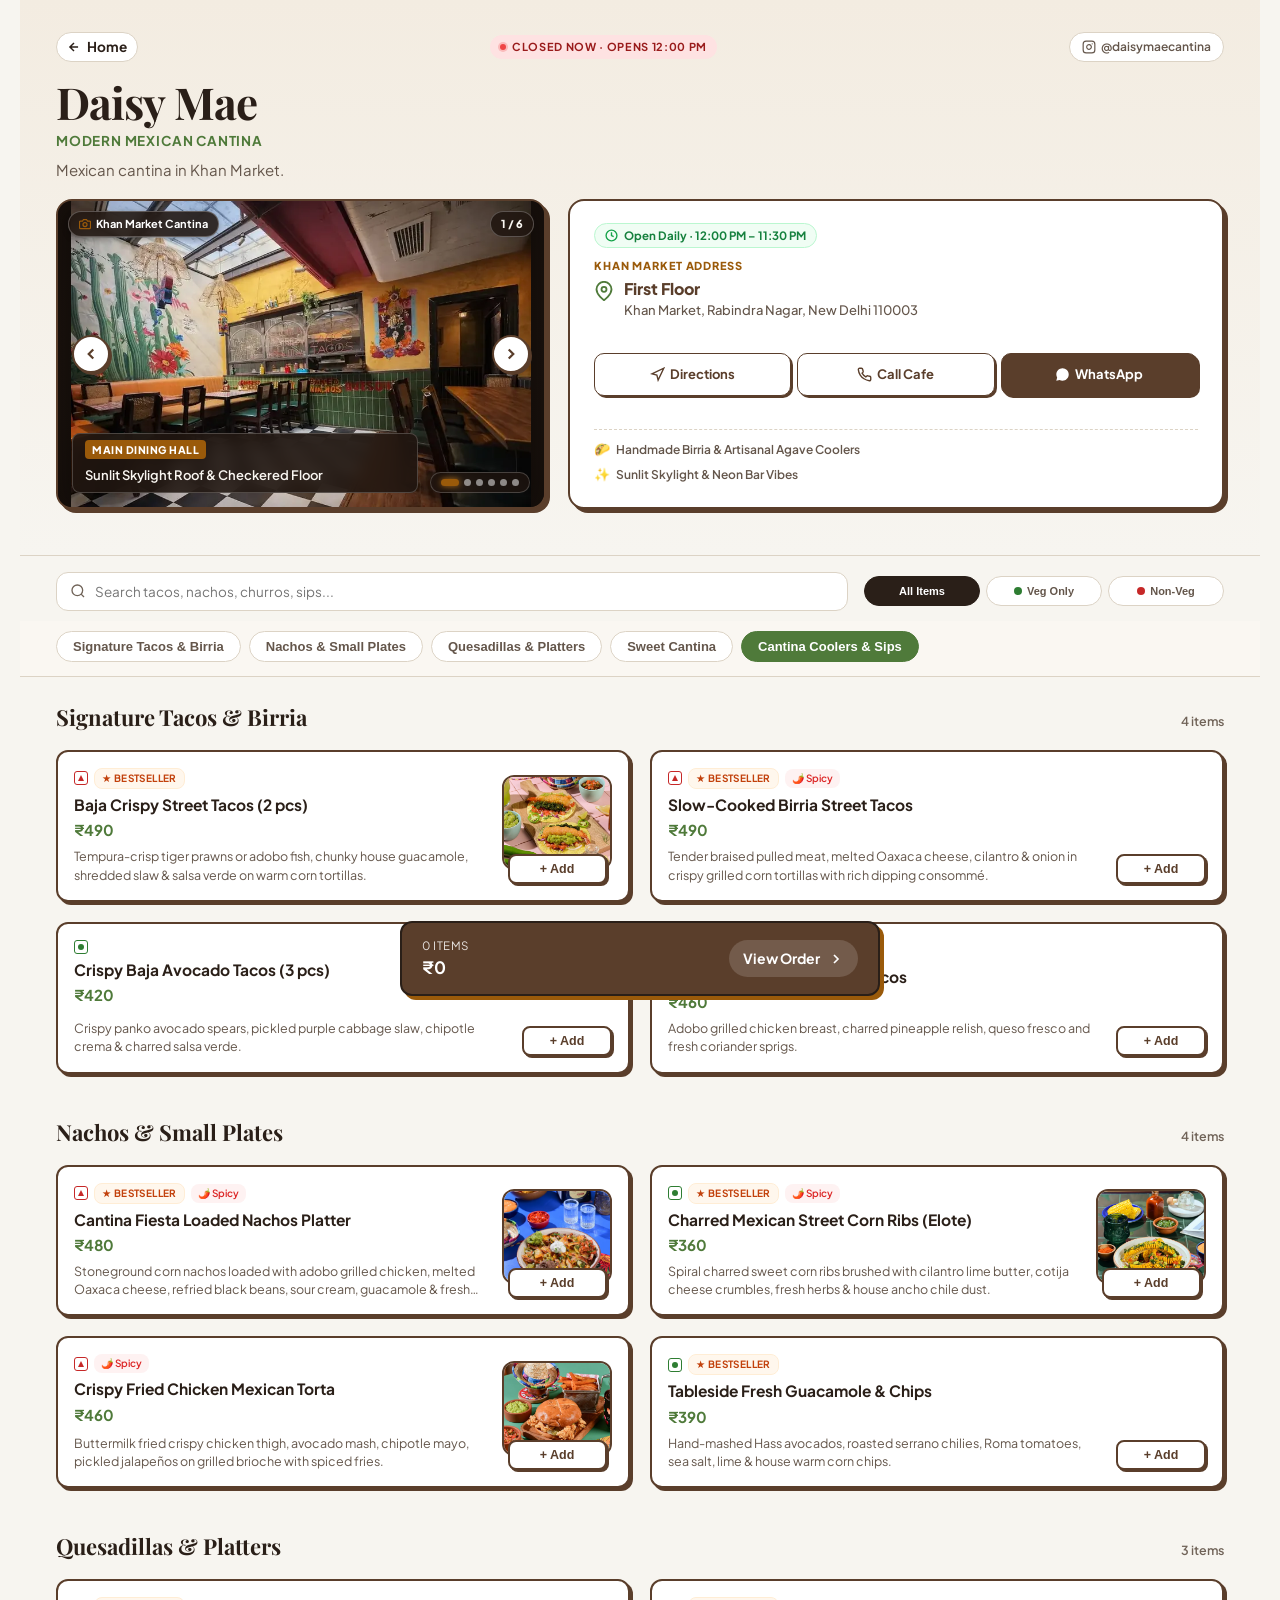
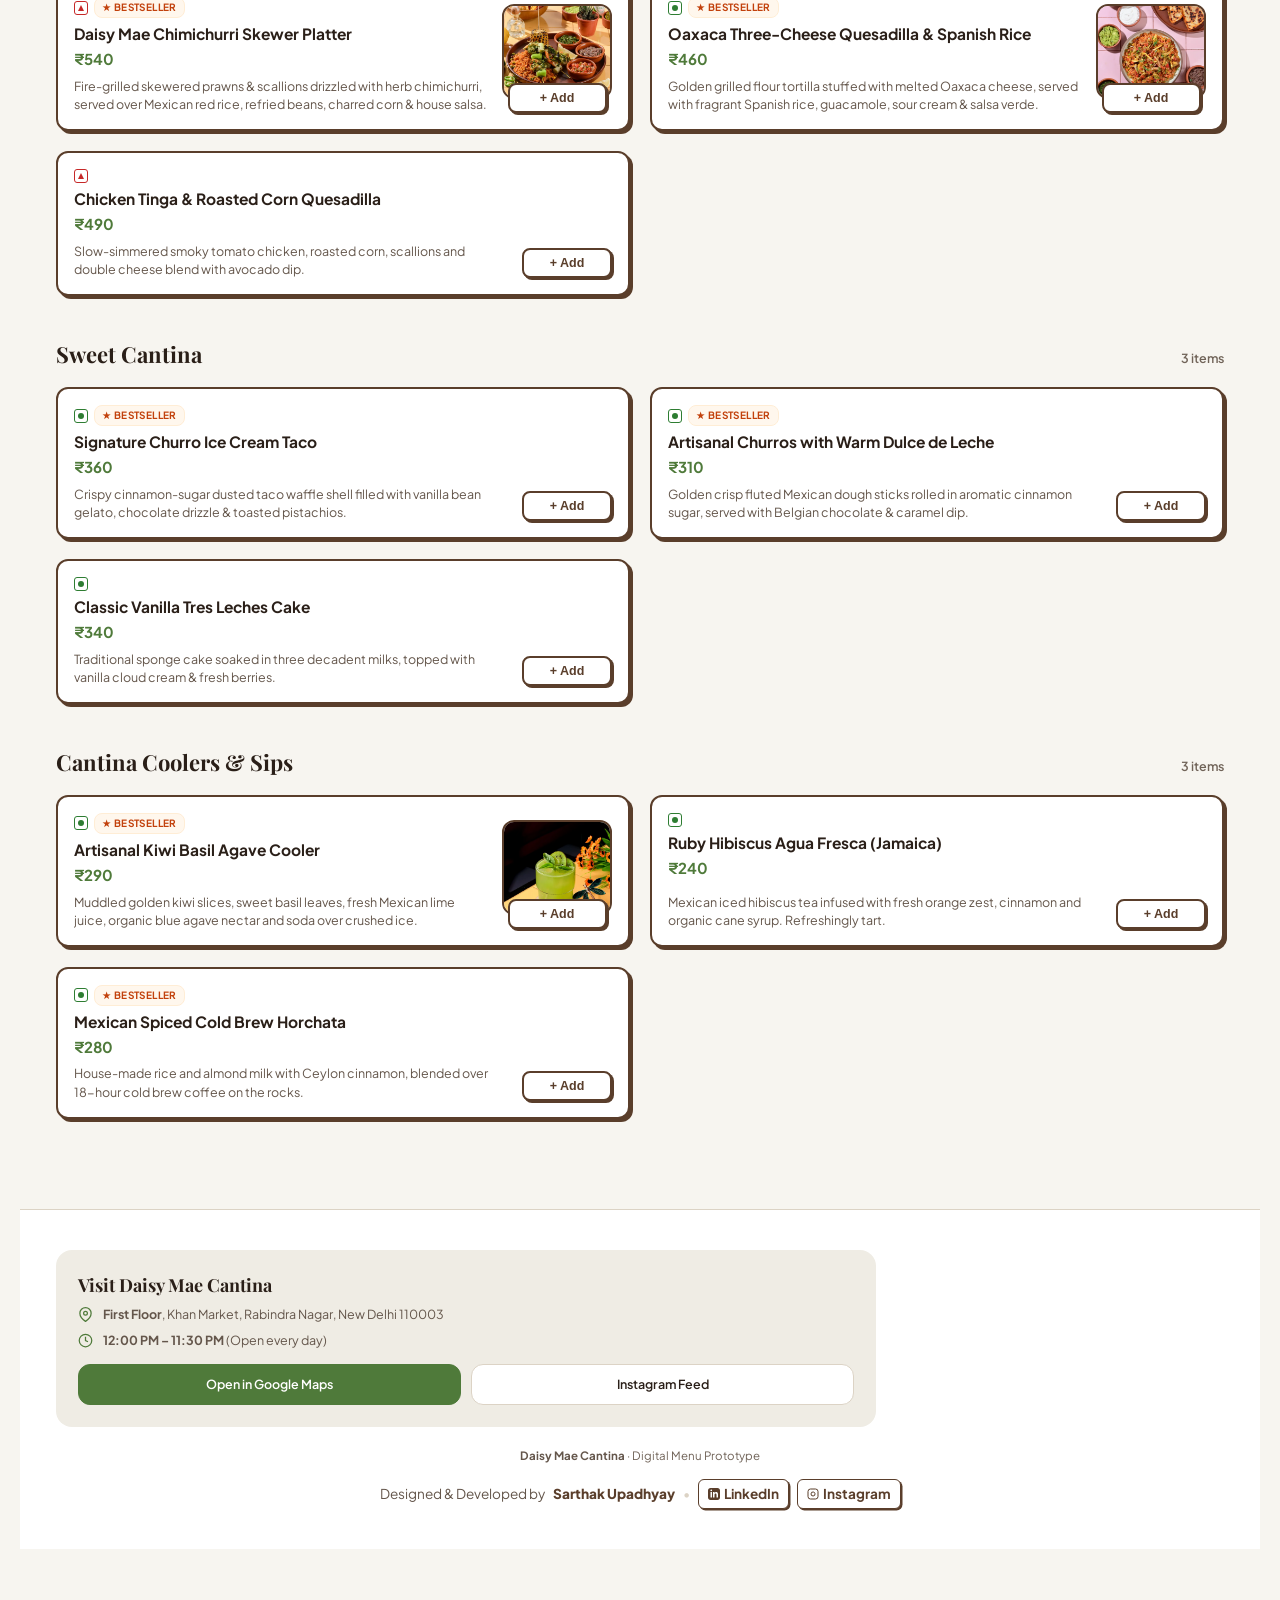
<file: menu.html>
<!DOCTYPE html>
<html lang="en">
<head>
  <meta charset="UTF-8">
  <meta name="viewport" content="width=device-width, initial-scale=1.0">
  <title>Daisy Mae Cantina · Digital Menu & Direct Order</title>
  <meta name="description" content="View the Menu prototype for Daisy Mae Cantina, Khan Market, New Delhi. Direct commission-free ordering via WhatsApp.">
  <meta name="theme-color" content="#FAF7F2">
  <meta name="robots" content="noindex, nofollow">

  <!-- OpenGraph / Social Meta Tags -->
  <meta property="og:title" content="Daisy Mae Cantina · Khan Market, New Delhi">
  <meta property="og:description" content="Mexican Cantina in Khan Market. View digital menu & order directly on WhatsApp.">
  <meta property="og:type" content="website">

  <!-- Preload LCP Element (First Slideshow Slide) -->
  <link rel="preload" as="image" href="images/daisy_ambience_1-800w.webp" imagesrcset="images/daisy_ambience_1-480w.webp 480w, images/daisy_ambience_1-800w.webp 800w, images/daisy_ambience_1-1080w.webp 1080w" imagesizes="(max-width: 768px) 100vw, 490px" fetchpriority="high">

  <!-- Google Fonts: Plus Jakarta Sans & Playfair Display with display=swap -->
  <link rel="preconnect" href="https://fonts.googleapis.com">
  <link rel="preconnect" href="https://fonts.gstatic.com" crossorigin>
  <link href="https://fonts.googleapis.com/css2?family=Playfair+Display:ital,wght@0,600;0,700;1,600&family=Plus+Jakarta+Sans:wght@400;500;600;700&display=swap" rel="stylesheet">

  <link rel="stylesheet" href="style.css">
  <script src="script.js" defer></script>
</head>
<body>

  <div class="app-wrapper">

    <!-- Header & Hero Section -->
    <header class="cantina-header">
      <div class="brand-bar">
        <a href="index.html" class="home-nav-link" style="display:inline-flex; align-items:center; gap:6px; font-weight:700; font-size:0.85rem; color:var(--text-main); text-decoration:none; padding:4px 10px; border-radius:999px; background:var(--bg-card); border:1.5px solid var(--border);">
          <svg width="14" height="14" viewBox="0 0 24 24" fill="none" stroke="currentColor" stroke-width="2.5"><path d="M19 12H5M12 19l-7-7 7-7"/></svg>
          Home
        </a>
        <span class="brand-tag" id="cafe-status-tag">
          <span class="status-dot"></span>
          Open Now · Closes 11:30 PM
        </span>
        <a href="https://instagram.com/daisymaecantina" target="_blank" rel="noopener" class="ig-link">
          <svg width="14" height="14" viewBox="0 0 24 24" fill="none" stroke="currentColor" stroke-width="2" stroke-linecap="round" stroke-linejoin="round">
            <rect x="2" y="2" width="20" height="20" rx="5" ry="5"></rect>
            <path d="M16 11.37A4 4 0 1 1 12.63 8 4 4 0 0 1 16 11.37z"></path>
            <line x1="17.5" y1="6.5" x2="17.51" y2="6.5"></line>
          </svg>
          @daisymaecantina
        </a>
      </div>

      <div class="hero-content">
        <h1 class="hero-title">Daisy Mae</h1>
        <div class="hero-subtitle">Modern Mexican Cantina</div>
        <p class="hero-tagline">Mexican cantina in Khan Market.</p>

        <!-- Split Showcase: Proportionate Ambience Slideshow + Location Card Beside It -->
        <div class="hero-showcase-split">
          <!-- Left: Compact Proportionate Slideshow -->
          <div class="dining-slideshow-wrap">
            <div class="dining-slideshow" id="dining-slideshow" aria-label="Daisy Mae Khan Market Dining Area Slideshow">
              <div class="slideshow-track" id="slideshow-track">
                <!-- Slide 1 (LCP Element) -->
                <div class="slideshow-slide active">
                  <img src="images/daisy_ambience_1-800w.webp"
                       srcset="images/daisy_ambience_1-480w.webp 480w, images/daisy_ambience_1-800w.webp 800w, images/daisy_ambience_1-1080w.webp 1080w"
                       sizes="(max-width: 768px) 100vw, 490px"
                       width="1080" height="720"
                       fetchpriority="high"
                       alt="Daisy Mae Main Skylight Dining Hall and Leather Booths">
                  <div class="slide-caption">
                    <span class="slide-caption-tag">Main Dining Hall</span>
                    <span class="slide-caption-text">Sunlit Skylight Roof &amp; Checkered Floor</span>
                  </div>
                </div>
                <!-- Slide 2 -->
                <div class="slideshow-slide">
                  <img src="images/daisy_ambience_4.webp" width="1080" height="720" loading="lazy" decoding="async" alt="Cactus Floral Mural and Hanging Lanterns Booth Seating">
                  <div class="slide-caption">
                    <span class="slide-caption-tag">Booth Seating</span>
                    <span class="slide-caption-text">Handpainted Mural &amp; Piñata Woven Lamps</span>
                  </div>
                </div>
                <!-- Slide 3 -->
                <div class="slideshow-slide">
                  <img src="images/daisy_ambience_3.webp" width="934" height="1200" loading="lazy" decoding="async" alt="Cozy Cantina Dining Corner with Tiled Tables">
                  <div class="slide-caption">
                    <span class="slide-caption-tag">Cozy Dining Nook</span>
                    <span class="slide-caption-text">Yellow Tiled Tables &amp; Vintage Posters</span>
                  </div>
                </div>
                <!-- Slide 4 -->
                <div class="slideshow-slide">
                  <img src="images/daisy_ambience_5.webp" width="925" height="1200" loading="lazy" decoding="async" alt="Neon Lit Cantina Bar Counter with Papel Picado">
                  <div class="slide-caption">
                    <span class="slide-caption-tag">The Cantina Bar</span>
                    <span class="slide-caption-text">&ldquo;¿Qué Tanto Es Tantito?&rdquo; Neon &amp; Agave</span>
                  </div>
                </div>
                <!-- Slide 5 -->
                <div class="slideshow-slide">
                  <img src="images/daisy_ambience_2.webp" width="1080" height="720" loading="lazy" decoding="async" alt="Giant Cactus Mural Leather Dining Booths">
                  <div class="slide-caption">
                    <span class="slide-caption-tag">Artisan Lounge</span>
                    <span class="slide-caption-text">Plush Leather Banquet for Family &amp; Friends</span>
                  </div>
                </div>
                <!-- Slide 6 -->
                <div class="slideshow-slide">
                  <img src="images/daisy_ambience_6.webp" width="928" height="1200" loading="lazy" decoding="async" alt="Sunlit Patio Balcony Seating with Margarita Wall">
                  <div class="slide-caption">
                    <span class="slide-caption-tag">Patio Dining</span>
                    <span class="slide-caption-text">Sunlit Khan Market Terrace Cafe Tables</span>
                  </div>
                </div>
              </div>

              <!-- Top Overlay Info Bar -->
              <div class="slideshow-top-bar">
                <span class="slideshow-pill-live">
                  <svg width="12" height="12" viewBox="0 0 24 24" fill="none" stroke="currentColor" stroke-width="2.5"><path d="M23 19a2 2 0 0 1-2 2H3a2 2 0 0 1-2-2V8a2 2 0 0 1 2-2h4l2-3h6l2 3h4a2 2 0 0 1 2 2z"></path><circle cx="12" cy="13" r="4"></circle></svg>
                  Khan Market Cantina
                </span>
                <span class="slideshow-counter" id="slideshow-counter">1 / 6</span>
              </div>

              <!-- Navigation Controls -->
              <button type="button" class="slide-btn prev" id="slide-prev-btn" aria-label="Previous dining photo">
                <svg width="18" height="18" viewBox="0 0 24 24" fill="none" stroke="currentColor" stroke-width="3"><polyline points="15 18 9 12 15 6"></polyline></svg>
              </button>
              <button type="button" class="slide-btn next" id="slide-next-btn" aria-label="Next dining photo">
                <svg width="18" height="18" viewBox="0 0 24 24" fill="none" stroke="currentColor" stroke-width="3"><polyline points="9 18 15 12 9 6"></polyline></svg>
              </button>

              <!-- Bottom Dots -->
              <div class="slideshow-dots" id="slideshow-dots">
                <button type="button" class="slide-dot active" data-index="0" aria-label="Slide 1"></button>
                <button type="button" class="slide-dot" data-index="1" aria-label="Slide 2"></button>
                <button type="button" class="slide-dot" data-index="2" aria-label="Slide 3"></button>
                <button type="button" class="slide-dot" data-index="3" aria-label="Slide 4"></button>
                <button type="button" class="slide-dot" data-index="4" aria-label="Slide 5"></button>
                <button type="button" class="slide-dot" data-index="5" aria-label="Slide 6"></button>
              </div>
            </div>
          </div>

          <!-- Right: Beside the box - Address Bar & Action Buttons -->
          <div class="hero-actions-col">
            <div class="cantina-location-card">
              <div class="loc-card-header">
                <div class="loc-badge">
                  <svg width="13" height="13" viewBox="0 0 24 24" fill="none" stroke="currentColor" stroke-width="2.5"><circle cx="12" cy="12" r="10"></circle><polyline points="12 6 12 12 16 14"></polyline></svg>
                  Open Daily · 12:00 PM – 11:30 PM
                </div>
                <div class="loc-title-wrap">
                  <span class="loc-kicker">Khan Market Address</span>
                  <div class="location-address-box">
                    <svg width="20" height="20" viewBox="0 0 24 24" fill="none" stroke="currentColor" stroke-width="2.2" class="loc-pin-icon">
                      <path d="M21 10c0 7-9 13-9 13s-9-6-9-13a9 9 0 0 1 18 0z"></path>
                      <circle cx="12" cy="10" r="3"></circle>
                    </svg>
                    <div>
                      <strong class="loc-main-text">First Floor</strong>
                      <div class="loc-sub-text">Khan Market, Rabindra Nagar, New Delhi 110003</div>
                    </div>
                  </div>
                </div>
              </div>

              <!-- Quick Action Chips: Directions, Call Cafe, WhatsApp -->
              <div class="quick-actions-grid">
                <a href="https://maps.google.com/?q=Daisy+Mae+Cantina+Khan+Market+New+Delhi" target="_blank" rel="noopener" class="action-chip-card">
                  <svg width="15" height="15" viewBox="0 0 24 24" fill="none" stroke="currentColor" stroke-width="2.2">
                    <polygon points="3 11 22 2 13 21 11 13 3 11"></polygon>
                  </svg>
                  <span>Directions</span>
                </a>
                <a href="tel:+919889225517" class="action-chip-card">
                  <svg width="15" height="15" viewBox="0 0 24 24" fill="none" stroke="currentColor" stroke-width="2.2">
                    <path d="M22 16.92v3a2 2 0 0 1-2.18 2 19.79 19.79 0 0 1-8.63-3.07 19.5 19.5 0 0 1-6-6 19.79 19.79 0 0 1-3.07-8.67A2 2 0 0 1 4.11 2h3a2 2 0 0 1 2 1.72 12.84 12.84 0 0 0 .7 2.81 2 2 0 0 1-.45 2.11L8.09 9.91a16 16 0 0 0 6 6l1.27-1.27a2 2 0 0 1 2.11-.45 12.84 12.84 0 0 0 2.81.7A2 2 0 0 1 22 16.92z"></path>
                  </svg>
                  <span>Call Cafe</span>
                </a>
                <a href="https://wa.me/919889225517" target="_blank" class="action-chip-card highlight">
                  <svg width="15" height="15" viewBox="0 0 24 24" fill="currentColor">
                    <path d="M12.04 2c-5.46 0-9.91 4.45-9.91 9.91 0 1.75.46 3.45 1.32 4.95L2.05 22l5.25-1.38c1.45.79 3.08 1.21 4.74 1.21 5.46 0 9.91-4.45 9.91-9.91 0-2.65-1.03-5.14-2.9-7.01A9.816 9.816 0 0 0 12.04 2z"/>
                  </svg>
                  <span>WhatsApp</span>
                </a>
              </div>

              <!-- Quick Highlights -->
              <div class="loc-card-footer">
                <div class="loc-tag-item">
                  <span class="loc-tag-icon">🌮</span>
                  <span>Handmade Birria &amp; Artisanal Agave Coolers</span>
                </div>
                <div class="loc-tag-item">
                  <span class="loc-tag-icon">✨</span>
                  <span>Sunlit Skylight &amp; Neon Bar Vibes</span>
                </div>
              </div>
            </div>
          </div>
        </div>
      </div>
    </header>

    <!-- MAIN PAGE CONTENT LANDMARK -->
    <main id="main-content">
      <!-- Search & Diet Filters (Scrolls Normally) -->
      <div class="filter-controls-section">
        <div class="filter-controls-bar">
          <!-- Search Input -->
          <div class="search-box">
            <svg class="search-icon" width="16" height="16" viewBox="0 0 24 24" fill="none" stroke="currentColor" stroke-width="2">
              <circle cx="11" cy="11" r="8"></circle>
              <line x1="21" y1="21" x2="16.65" y2="16.65"></line>
            </svg>
            <input type="text" id="search-input" class="search-input" placeholder="Search tacos, nachos, churros, sips..." autocomplete="off">
          </div>

          <!-- Veg / Non-Veg Diet Filter Bar -->
          <div class="diet-bar">
            <button class="diet-pill active" data-diet="all">
              <span>All Items</span>
            </button>
            <button class="diet-pill" data-diet="veg">
              <span class="indicator-dot veg"></span>
              <span>Veg Only</span>
            </button>
            <button class="diet-pill" data-diet="nonveg">
              <span class="indicator-dot nonveg"></span>
              <span>Non-Veg</span>
            </button>
          </div>
        </div>
      </div>

      <!-- Sticky Navigation Tabs (Only category tabs are sticky) -->
      <div class="sticky-filter-wrapper">
        <!-- Horizontal Category Tabs -->
        <div class="category-tabs" id="category-tabs">
          <!-- Rendered by JavaScript -->
        </div>
      </div>

      <!-- Dynamic Menu Container -->
      <div class="menu-container" id="menu-container">
        <!-- Dishes dynamically populated by script.js -->
      </div>
    </main>

    <!-- Khan Market Local SEO & Info Card -->
    <footer class="cantina-footer">
      <div class="footer-card">
        <h2 class="footer-title">Visit Daisy Mae Cantina</h2>

        <div class="footer-info-row">
          <svg width="15" height="15" viewBox="0 0 24 24" fill="none" stroke="currentColor" stroke-width="2">
            <path d="M21 10c0 7-9 13-9 13s-9-6-9-13a9 9 0 0 1 18 0z"></path>
            <circle cx="12" cy="10" r="3"></circle>
          </svg>
          <div><strong>First Floor</strong>, Khan Market, Rabindra Nagar, New Delhi 110003</div>
        </div>

        <div class="footer-info-row">
          <svg width="15" height="15" viewBox="0 0 24 24" fill="none" stroke="currentColor" stroke-width="2">
            <circle cx="12" cy="12" r="10"></circle>
            <polyline points="12 6 12 12 16 14"></polyline>
          </svg>
          <div><strong>12:00 PM – 11:30 PM</strong> (Open every day)</div>
        </div>

        <div class="footer-btn-grid">
          <a href="https://maps.google.com/?q=Daisy+Mae+Cantina+Khan+Market+New+Delhi" target="_blank" rel="noopener" class="footer-action-btn primary">
            Open in Google Maps
          </a>
          <a href="https://instagram.com/daisymaecantina" target="_blank" rel="noopener" class="footer-action-btn">
            Instagram Feed
          </a>
        </div>
      </div>

      <div class="footer-credits">
        <p><strong>Daisy Mae Cantina</strong> · Digital Menu Prototype</p>
        <div style="margin-top: 14px; display: inline-flex; align-items: center; justify-content: center; flex-wrap: wrap; gap: 8px; font-size: 0.85rem; color: var(--text-muted);">
          <span>Designed &amp; Developed by</span>
          <strong style="color: var(--walnut); font-weight: 800;">Sarthak Upadhyay</strong>
          <span style="color: var(--border);">•</span>
          <a href="https://www.linkedin.com/in/sarthak-upadhyay-s09" target="_blank" rel="noopener" style="display: inline-flex; align-items: center; gap: 4px; color: var(--walnut); text-decoration: none; font-weight: 700; background: #FFFFFF; border: 1.5px solid var(--walnut); box-shadow: 1.5px 1.5px 0 var(--walnut); padding: 3px 9px; border-radius: 6px;">
            <svg width="12" height="12" viewBox="0 0 24 24" fill="currentColor"><path d="M19 0h-14c-2.761 0-5 2.239-5 5v14c0 2.761 2.239 5 5 5h14c2.762 0 5-2.239 5-5v-14c0-2.761-2.238-5-5-5zm-11 19h-3v-11h3v11zm-1.5-12.268c-.966 0-1.75-.79-1.75-1.764s.784-1.764 1.75-1.764 1.75.79 1.75 1.764-.783 1.764-1.75 1.764zm13.5 12.268h-3v-5.604c0-3.368-4-3.113-4 0v5.604h-3v-11h3v1.765c1.396-2.586 7-2.777 7 2.476v6.759z"/></svg>
            LinkedIn
          </a>
          <a href="https://www.instagram.com/its_sarthak1709" target="_blank" rel="noopener" style="display: inline-flex; align-items: center; gap: 4px; color: var(--walnut); text-decoration: none; font-weight: 700; background: #FFFFFF; border: 1.5px solid var(--walnut); box-shadow: 1.5px 1.5px 0 var(--walnut); padding: 3px 9px; border-radius: 6px;">
            <svg width="12" height="12" viewBox="0 0 24 24" fill="none" stroke="currentColor" stroke-width="2"><rect x="2" y="2" width="20" height="20" rx="5" ry="5"></rect><path d="M16 11.37A4 4 0 1 1 12.63 8 4 4 0 0 1 16 11.37z"></path><line x1="17.5" y1="6.5" x2="17.51" y2="6.5"></line></svg>
            Instagram
          </a>
        </div>
      </div>
    </footer>

    <!-- Sticky Floating Bottom Cart Bar -->
    <div class="cart-floating-bar" id="cart-floating-bar" role="button" tabindex="0" aria-label="View order details and checkout">
      <div class="cart-bar-left">
        <span class="cart-bar-count" id="cart-bar-count">0 items</span>
        <span class="cart-bar-total" id="cart-bar-total">₹0</span>
      </div>
      <div class="cart-bar-right">
        <span>View Order</span>
        <svg width="16" height="16" viewBox="0 0 24 24" fill="none" stroke="currentColor" stroke-width="2.5">
          <polyline points="9 18 15 12 9 6"></polyline>
        </svg>
      </div>
    </div>

    <!-- Slide-over Checkout Drawer Backdrop & Panel -->
    <div class="drawer-backdrop" id="drawer-backdrop"></div>
    <div class="drawer-panel" id="drawer-panel">
      <div class="drawer-header">
        <div>
          <div class="drawer-drag-handle"></div>
          <h2 class="drawer-title">Your Order</h2>
        </div>
        <button class="drawer-close-btn" id="drawer-close-btn" aria-label="Close cart">
          <svg width="18" height="18" viewBox="0 0 24 24" fill="none" stroke="currentColor" stroke-width="2">
            <line x1="18" y1="6" x2="6" y2="18"></line>
            <line x1="6" y1="6" x2="18" y2="18"></line>
          </svg>
        </button>
      </div>

      <div class="drawer-body">
        <!-- Order Type Selector: Takeaway and Dine-in Only -->
        <div class="order-type-tabs">
          <button class="type-tab active" data-type="pickup">🛍️ Takeaway</button>
          <button class="type-tab" data-type="dinein">🍽️ Dine-in</button>
        </div>

        <!-- Customer Details Form -->
        <div class="customer-form">
          <div class="form-title">Order Details</div>
          
          <div class="form-group">
            <label for="cust-name">Your Name *</label>
            <input type="text" id="cust-name" class="form-input" placeholder="e.g. Rahul Sharma" required>
          </div>

          <div class="form-group">
            <label for="cust-phone">Phone Number *</label>
            <input type="tel" id="cust-phone" class="form-input" placeholder="e.g. 9876543210" required>
          </div>

          <div class="form-group" id="dinein-fields" style="display: none;">
            <label for="cust-guests">Number of Guests (Optional)</label>
            <input type="number" id="cust-guests" class="form-input" min="1" max="20" placeholder="e.g. 2">
          </div>

          <div class="form-group">
            <label for="cust-notes">Special Instructions</label>
            <input type="text" id="cust-notes" class="form-input" placeholder="e.g. Less spicy, extra green salsa, cutlery needed">
          </div>
        </div>

        <!-- Itemized Cart List -->
        <div>
          <div class="form-title" style="margin-bottom: 8px;">Order Summary</div>
          <div class="drawer-items-list" id="drawer-items-list">
            <!-- Populated dynamically -->
          </div>
        </div>

        <!-- Bill Breakdown -->
        <div class="bill-summary">
          <div class="bill-row">
            <span>Subtotal</span>
            <span id="drawer-subtotal">₹0</span>
          </div>
          <div class="bill-row total">
            <span>Total Payable</span>
            <span id="drawer-total">₹0</span>
          </div>
        </div>
      </div>

      <div class="drawer-footer">
        <button class="btn-whatsapp-order" id="btn-whatsapp-order">
          <svg width="20" height="20" viewBox="0 0 24 24" fill="currentColor">
            <path d="M12.04 2c-5.46 0-9.91 4.45-9.91 9.91 0 1.75.46 3.45 1.32 4.95L2.05 22l5.25-1.38c1.45.79 3.08 1.21 4.74 1.21 5.46 0 9.91-4.45 9.91-9.91 0-2.65-1.03-5.14-2.9-7.01A9.816 9.816 0 0 0 12.04 2z"/>
          </svg>
          <span>Order via WhatsApp</span>
        </button>
      </div>
    </div>

    <!-- Toast Notification -->
    <div class="toast-msg" id="toast-msg">Item added to order</div>

  </div>

</body>
</html>
</file>
<file: style.css>
/* ============================================================
   Daisy Mae Cantina - Minimalist Digital Menu & Direct Ordering
   Khan Market, New Delhi
   Fully Responsive (Desktop Wide + Mobile-First Experience)
   ============================================================ */

:root {
  --bg-body: #F7F5F0;           /* Soft warm cream / canvas */
  --bg-card: #FFFFFF;
  --bg-elevated: #FFFFFF;
  --bg-subtle: #EFECE4;
  --bg-active: #E4DFC6;
  
  --text-main: #2A1F18;          /* Deep roasted walnut tone */
  --text-muted: #64564B;
  --text-light: #706358;         /* Accessible contrast >= 5:1 on cream */
  
  --primary: #4F7A3A;           /* Darkened Sage Green (contrast > 5:1 with white) */
  --primary-hover: #3E632D;
  --primary-light: #EEF4EA;
  
  --walnut: #5A3E2B;            /* Deep Walnut Brown */
  --walnut-hover: #483121;
  --walnut-light: #F4EFEB;
  
  --amber: #9A5A0A;             /* Accessible Amber Accent (contrast > 5:1 on cream) */
  --amber-hover: #7E4907;
  --amber-light: #FDF5E9;
  
  --agave: #5A3E2B;             /* Using Walnut for primary action accents */
  --agave-light: #EEF4EA;
  
  --sand: #E6DFD5;
  --border: #DCD3C5;
  --border-focus: #5A3E2B;
  --border-brutal: 2px solid #5A3E2B;
  
  --veg-color: #2E7D32;
  --nonveg-color: #C62828;
  
  --shadow-sm: 0 2px 0 rgba(90, 62, 43, 0.08);
  --shadow-md: 3px 3px 0 #5A3E2B;
  --shadow-lg: 5px 5px 0 #5A3E2B;
  
  --font-serif: 'Playfair Display', Georgia, serif;
  --font-sans: 'Plus Jakarta Sans', -apple-system, BlinkMacSystemFont, "Segoe UI", Roboto, sans-serif;
  
  --radius-sm: 8px;
  --radius-md: 12px;
  --radius-lg: 16px;
  --radius-full: 9999px;
  
  --max-w: 1240px; /* Expansive desktop container */
}

/* Reset & Base */
*, *::before, *::after {
  box-sizing: border-box;
  margin: 0;
  padding: 0;
  -webkit-tap-highlight-color: transparent;
}

html, body {
  overflow-x: clip;
  max-width: 100%;
}

body {
  font-family: var(--font-sans);
  background-color: var(--bg-body);
  color: var(--text-main);
  line-height: 1.5;
  -webkit-font-smoothing: antialiased;
  padding-bottom: 60px;
}

/* Full Width App Container */
.app-wrapper {
  width: 100%;
  max-width: var(--max-w);
  margin: 0 auto;
  min-height: 100vh;
  background-color: var(--bg-body);
  position: relative;
  overflow-x: clip;
}

/* Header & Hero Section */
.cantina-header {
  padding: 24px 20px 16px;
  background: linear-gradient(180deg, #F3ECE1 0%, var(--bg-body) 100%);
  border-bottom: 1px solid var(--border);
}

.brand-bar {
  display: flex;
  justify-content: space-between;
  align-items: center;
  flex-wrap: wrap;
  gap: 8px;
  margin-bottom: 16px;
}

.brand-tag {
  display: inline-flex;
  align-items: center;
  gap: 6px;
  background-color: var(--agave-light);
  color: var(--agave);
  font-size: 11px;
  font-weight: 700;
  letter-spacing: 0.06em;
  text-transform: uppercase;
  padding: 4px 10px;
  border-radius: var(--radius-full);
  white-space: nowrap;
}

.brand-tag .status-dot {
  width: 6px;
  height: 6px;
  background-color: #16A34A;
  border-radius: 50%;
  box-shadow: 0 0 0 2px rgba(22, 163, 74, 0.2);
}

.brand-tag.closed {
  background-color: #FEE2E2;
  color: #991B1B;
}

.brand-tag.closed .status-dot {
  background-color: #EF4444;
  box-shadow: 0 0 0 2px rgba(239, 68, 68, 0.25);
}

.ig-link {
  display: inline-flex;
  align-items: center;
  gap: 5px;
  font-size: 12px;
  font-weight: 600;
  color: var(--text-muted);
  text-decoration: none;
  background-color: var(--bg-card);
  padding: 5px 12px;
  border-radius: var(--radius-full);
  border: 1px solid var(--border);
  transition: all 0.2s ease;
}

.ig-link:hover {
  color: var(--primary);
  border-color: var(--primary);
}

.hero-content {
  text-align: left;
}

.hero-title {
  font-family: var(--font-serif);
  font-size: 32px;
  font-weight: 700;
  letter-spacing: -0.02em;
  color: var(--text-main);
  line-height: 1.1;
  margin-bottom: 4px;
}

.hero-subtitle {
  font-size: 13.5px;
  color: var(--primary);
  font-weight: 700;
  letter-spacing: 0.06em;
  text-transform: uppercase;
  margin-bottom: 8px;
}

.hero-tagline {
  font-size: 14px;
  color: var(--text-muted);
  line-height: 1.45;
  margin-bottom: 16px;
}

/* ============================================================
   HERO SHOWCASE SPLIT LAYOUT:
   Proportionate Dining Slideshow + Address & Actions Beside It
   ============================================================ */
.hero-showcase-split {
  display: flex;
  flex-direction: column;
  gap: 16px;
  margin: 16px 0 20px;
}

/* Slideshow Container Wrapper */
.dining-slideshow-wrap {
  width: 100%;
}

.dining-slideshow {
  position: relative;
  width: 100%;
  height: 270px;
  background-color: #1A120D; /* Deep matte roasted walnut background */
  border: 2px solid var(--walnut);
  border-radius: var(--radius-lg);
  box-shadow: 3.5px 3.5px 0 var(--walnut);
  overflow: hidden;
  user-select: none;
  -webkit-user-select: none;
}

.slideshow-track {
  position: relative;
  width: 100%;
  height: 100%;
}

.slideshow-slide {
  position: absolute;
  inset: 0;
  width: 100%;
  height: 100%;
  opacity: 0;
  transform: scale(0.98);
  transition: opacity 0.4s ease, transform 0.4s ease;
  pointer-events: none;
  z-index: 1;
  display: flex;
  align-items: center;
  justify-content: center;
  background: radial-gradient(circle at center, #2C1F16 0%, #160F0B 100%);
  overflow: hidden;
}

.slideshow-slide.active {
  opacity: 1;
  transform: scale(1);
  pointer-events: auto;
  z-index: 2;
}

/* Contain image so NO part is cut or cropped; clean blank spaces on sides */
.slideshow-slide img {
  max-width: 100%;
  max-height: 100%;
  width: auto;
  height: auto;
  object-fit: contain;
  object-position: center;
  display: block;
  margin: auto;
  filter: drop-shadow(0 4px 16px rgba(0, 0, 0, 0.45));
}

.slide-caption {
  position: absolute;
  bottom: 12px;
  left: 12px;
  max-width: calc(100% - 130px);
  background: rgba(32, 22, 16, 0.88);
  backdrop-filter: blur(8px);
  -webkit-backdrop-filter: blur(8px);
  padding: 5px 10px;
  border-radius: 8px;
  border: 1px solid rgba(255, 255, 255, 0.2);
  color: #FFFFFF;
  display: inline-flex;
  align-items: center;
  gap: 7px;
  flex-wrap: wrap;
  z-index: 4;
  pointer-events: none;
}

.slide-caption-tag {
  background: var(--amber);
  color: #FFFFFF;
  font-size: 10px;
  font-weight: 800;
  text-transform: uppercase;
  letter-spacing: 0.05em;
  padding: 2px 7px;
  border-radius: 4px;
  white-space: nowrap;
}

.slide-caption-text {
  font-size: 12px;
  font-weight: 600;
  color: #FAF7F2;
  white-space: nowrap;
  overflow: hidden;
  text-overflow: ellipsis;
}

.slideshow-top-bar {
  position: absolute;
  top: 10px;
  left: 10px;
  right: 10px;
  display: flex;
  justify-content: space-between;
  align-items: center;
  z-index: 5;
  pointer-events: none;
}

.slideshow-pill-live {
  display: inline-flex;
  align-items: center;
  gap: 5px;
  background: rgba(32, 22, 16, 0.88);
  backdrop-filter: blur(6px);
  -webkit-backdrop-filter: blur(6px);
  color: #FFFFFF;
  font-size: 11px;
  font-weight: 700;
  padding: 4px 10px;
  border-radius: 999px;
  border: 1px solid rgba(255, 255, 255, 0.25);
  box-shadow: 0 2px 6px rgba(0, 0, 0, 0.3);
}

.slideshow-pill-live svg {
  color: var(--amber);
}

.slideshow-counter {
  background: rgba(32, 22, 16, 0.88);
  backdrop-filter: blur(6px);
  -webkit-backdrop-filter: blur(6px);
  color: #FAF7F2;
  font-size: 11px;
  font-weight: 800;
  padding: 4px 10px;
  border-radius: 999px;
  border: 1px solid rgba(255, 255, 255, 0.25);
}

.slide-btn {
  position: absolute;
  top: 50%;
  transform: translateY(-50%);
  width: 36px;
  height: 36px;
  border-radius: 50%;
  background: #FFFFFF;
  border: 2px solid var(--walnut);
  box-shadow: 2px 2px 0 var(--walnut);
  display: flex;
  align-items: center;
  justify-content: center;
  cursor: pointer;
  color: var(--walnut);
  z-index: 5;
  transition: transform 0.15s ease, background-color 0.15s ease, box-shadow 0.15s ease;
  padding: 0;
}

.slide-btn:hover {
  background-color: #FAF7F2;
  box-shadow: 1px 1px 0 var(--walnut);
  transform: translateY(-50%) scale(1.05);
}

.slide-btn:active {
  box-shadow: 0 0 0 var(--walnut);
  transform: translateY(-50%) scale(0.96);
}

.slide-btn.prev {
  left: 10px;
}

.slide-btn.next {
  right: 10px;
}

.slideshow-dots {
  position: absolute;
  bottom: 12px;
  right: 12px;
  display: flex;
  align-items: center;
  gap: 5px;
  z-index: 5;
  background: rgba(32, 22, 16, 0.75);
  backdrop-filter: blur(4px);
  -webkit-backdrop-filter: blur(4px);
  padding: 5px 8px;
  border-radius: 999px;
  border: 1px solid rgba(255, 255, 255, 0.2);
}

.slide-dot {
  width: 7px;
  height: 7px;
  border-radius: 999px;
  background: rgba(255, 255, 255, 0.5);
  border: none;
  padding: 0;
  cursor: pointer;
  transition: all 0.25s ease;
}

.slide-dot.active {
  background: var(--amber);
  width: 18px;
  box-shadow: 0 0 6px rgba(213, 133, 31, 0.8);
}

/* ============================================================
   RIGHT COLUMN: Location & Action Buttons (Beside the Slideshow)
   ============================================================ */
.hero-actions-col {
  width: 100%;
}

.cantina-location-card {
  background: #FFFFFF;
  border: 2px solid var(--walnut);
  border-radius: var(--radius-lg);
  box-shadow: 3.5px 3.5px 0 var(--walnut);
  padding: 18px 20px;
  display: flex;
  flex-direction: column;
  justify-content: space-between;
  gap: 14px;
  height: 100%;
  box-sizing: border-box;
}

.loc-card-header {
  display: flex;
  flex-direction: column;
  gap: 10px;
}

.loc-badge {
  display: inline-flex;
  align-items: center;
  gap: 6px;
  font-size: 11.5px;
  font-weight: 700;
  color: #15803D;
  background: #F0FDF4;
  border: 1px solid #BBF7D0;
  padding: 3px 10px;
  border-radius: 999px;
  align-self: flex-start;
}

.loc-badge svg {
  color: #16A34A;
}

.loc-title-wrap {
  display: flex;
  flex-direction: column;
  gap: 4px;
}

.loc-kicker {
  font-size: 11px;
  font-weight: 800;
  text-transform: uppercase;
  letter-spacing: 0.08em;
  color: var(--amber);
}

.location-address-box {
  display: flex;
  align-items: flex-start;
  gap: 10px;
}

.loc-pin-icon {
  color: var(--primary);
  margin-top: 2px;
  flex-shrink: 0;
}

.loc-main-text {
  display: block;
  font-size: 16px;
  font-weight: 800;
  color: var(--walnut);
  line-height: 1.25;
}

.loc-sub-text {
  font-size: 13px;
  color: var(--text-muted);
  font-weight: 500;
  margin-top: 2px;
}

/* The 3 Action Buttons Grid */
.quick-actions-grid {
  display: grid;
  grid-template-columns: repeat(3, minmax(0, 1fr));
  gap: 6px;
  width: 100%;
}

.action-chip-card {
  display: inline-flex;
  align-items: center;
  justify-content: center;
  gap: 5px;
  font-size: 11.5px;
  font-weight: 700;
  padding: 8px 4px;
  min-width: 0;
  border-radius: 10px;
  border: 1.5px solid var(--walnut);
  box-shadow: 2px 2px 0 var(--walnut);
  background: #FFFFFF;
  color: var(--walnut);
  text-decoration: none;
  transition: transform 0.15s ease, box-shadow 0.15s ease, background-color 0.15s ease;
  white-space: nowrap;
  box-sizing: border-box;
}

.action-chip-card span {
  overflow: hidden;
  text-overflow: ellipsis;
  white-space: nowrap;
}

.action-chip-card svg {
  flex-shrink: 0;
}

.action-chip-card:hover {
  background-color: var(--walnut-light);
  box-shadow: 1px 1px 0 var(--walnut);
  transform: translate(1px, 1px);
}

.action-chip-card:active {
  box-shadow: 0 0 0 var(--walnut);
  transform: translate(2px, 2px);
}

.action-chip-card.highlight {
  background: var(--walnut);
  color: #FFFFFF;
  border-color: var(--walnut);
}

.action-chip-card.highlight:hover {
  background: var(--walnut-hover);
}

.loc-card-footer {
  display: flex;
  flex-direction: column;
  gap: 6px;
  padding-top: 10px;
  border-top: 1px dashed var(--border);
  font-size: 12px;
  color: var(--text-muted);
}

.loc-tag-item {
  display: flex;
  align-items: center;
  gap: 6px;
  font-weight: 600;
}

.loc-tag-icon {
  font-size: 13px;
}

/* ============================================================
   RESPONSIVE DESKTOP LAYOUT (>= 768px)
   ============================================================ */
@media (min-width: 768px) {
  .hero-showcase-split {
    display: grid;
    grid-template-columns: minmax(360px, 490px) 1fr;
    gap: 22px;
    align-items: stretch;
    margin: 18px 0 22px;
  }

  .dining-slideshow {
    height: 310px;
    border-radius: 16px;
    box-shadow: 4px 4px 0 var(--walnut);
  }

  .cantina-location-card {
    border-radius: 16px;
    box-shadow: 4px 4px 0 var(--walnut);
    padding: 22px 24px;
  }

  .slide-caption {
    bottom: 14px;
    left: 14px;
    padding: 6px 12px;
    max-width: calc(100% - 140px);
  }

  .slide-caption-tag {
    font-size: 10.5px;
  }

  .slide-caption-text {
    font-size: 13px;
  }

  .slide-btn {
    width: 38px;
    height: 38px;
  }

  .slide-btn.prev {
    left: 14px;
  }

  .slide-btn.next {
    right: 14px;
  }

  .slideshow-dots {
    bottom: 14px;
    right: 14px;
    padding: 6px 10px;
  }

  .action-chip-card {
    padding: 11px 10px;
    font-size: 13px;
  }
}

/* Filter Controls Section (Normal Scroll) */
.filter-controls-section {
  padding: 14px 20px 6px;
  background: var(--bg-body);
}

.filter-controls-bar {
  display: flex;
  flex-direction: column;
  gap: 10px;
}

/* Sticky Navigation: Category Tabs Only */
.sticky-filter-wrapper {
  position: sticky;
  top: 0;
  z-index: 30;
  background: rgba(250, 247, 242, 0.96);
  backdrop-filter: blur(12px);
  -webkit-backdrop-filter: blur(12px);
  padding: 8px 20px 8px;
  border-bottom: 1px solid var(--border);
}

.search-box {
  position: relative;
  width: 100%;
}

.search-icon {
  position: absolute;
  left: 14px;
  top: 50%;
  transform: translateY(-50%);
  color: var(--text-light);
  pointer-events: none;
}

.search-input {
  width: 100%;
  padding: 10px 14px 10px 38px;
  font-size: 13.5px;
  font-family: inherit;
  border: 1px solid var(--border);
  border-radius: var(--radius-md);
  background: var(--bg-card);
  color: var(--text-main);
  outline: none;
  transition: border-color 0.2s;
}

.search-input:focus {
  border-color: var(--primary);
}

/* Dietary Filter Pills */
.diet-bar {
  display: grid;
  grid-template-columns: repeat(3, 1fr);
  gap: 6px;
  width: 100%;
}

.diet-pill {
  display: flex;
  align-items: center;
  justify-content: center;
  gap: 5px;
  font-size: 11px;
  font-weight: 700;
  padding: 8px 4px;
  border-radius: var(--radius-full);
  border: 1px solid var(--border);
  background: var(--bg-card);
  color: var(--text-muted);
  cursor: pointer;
  transition: all 0.2s ease;
  white-space: nowrap;
}

.diet-pill.active {
  background: var(--text-main);
  color: #FFFFFF;
  border-color: var(--text-main);
}

.diet-pill .indicator-dot {
  width: 8px;
  height: 8px;
  border-radius: 50%;
}

.diet-pill .indicator-dot.veg {
  background-color: var(--veg-color);
}

.diet-pill .indicator-dot.nonveg {
  background-color: var(--nonveg-color);
}

/* Horizontal Category Tabs */
.category-tabs {
  display: flex;
  gap: 8px;
  overflow-x: auto;
  scrollbar-width: none;
  padding-bottom: 4px;
  scroll-behavior: smooth;
  -webkit-overflow-scrolling: touch;
}

.category-tabs::-webkit-scrollbar {
  display: none;
}

.cat-btn {
  flex-shrink: 0;
  font-size: 13px;
  font-weight: 600;
  padding: 7px 16px;
  border-radius: var(--radius-full);
  border: 1px solid var(--border);
  background: var(--bg-card);
  color: var(--text-muted);
  cursor: pointer;
  white-space: nowrap;
  transition: all 0.2s;
}

.cat-btn.active {
  background: var(--primary);
  color: #FFFFFF;
  border-color: var(--primary);
}

/* Menu Container */
.menu-container {
  padding: 20px;
}

.category-group {
  margin-bottom: 36px;
  scroll-margin-top: 155px; /* Offset for sticky search & filter bar */
}

.category-header {
  margin-bottom: 16px;
  display: flex;
  align-items: baseline;
  justify-content: space-between;
}

.category-heading {
  font-family: var(--font-serif);
  font-size: 22px;
  font-weight: 700;
  color: var(--text-main);
}

.category-count {
  font-size: 12.5px;
  color: var(--text-light);
  font-weight: 600;
}

/* Category Dishes: 1-col on mobile, 2-col on desktop */
.category-dishes {
  display: grid;
  grid-template-columns: 1fr;
  gap: 12px;
}

/* Dish Card */
.dish-card {
  background: var(--bg-card);
  border: 2px solid var(--walnut);
  border-radius: var(--radius-md);
  padding: 16px;
  display: flex;
  gap: 14px;
  box-shadow: 3px 3px 0 var(--walnut);
  transition: transform 0.15s ease, box-shadow 0.15s ease;
  position: relative;
  overflow: hidden;
}

.dish-card:hover {
  transform: translate(-1px, -1px);
  box-shadow: 4.5px 4.5px 0 var(--walnut);
}

.dish-info {
  flex: 1;
  display: flex;
  flex-direction: column;
}

.dish-badges {
  display: flex;
  align-items: center;
  gap: 6px;
  margin-bottom: 6px;
}

/* Indian Veg / Non-Veg Icon standards */
.food-type-icon {
  width: 14px;
  height: 14px;
  border-radius: 3px;
  display: inline-flex;
  align-items: center;
  justify-content: center;
  flex-shrink: 0;
}

.food-type-icon.veg {
  border: 1.5px solid var(--veg-color);
}
.food-type-icon.veg .circle {
  width: 6px;
  height: 6px;
  border-radius: 50%;
  background-color: var(--veg-color);
}

.food-type-icon.nonveg {
  border: 1.5px solid var(--nonveg-color);
}
.food-type-icon.nonveg .triangle {
  width: 0;
  height: 0;
  border-left: 3.5px solid transparent;
  border-right: 3.5px solid transparent;
  border-bottom: 6px solid var(--nonveg-color);
}

.bestseller-badge {
  font-size: 10px;
  font-weight: 700;
  text-transform: uppercase;
  letter-spacing: 0.04em;
  background: #FFF7ED;
  color: #C2410C;
  border: 1px solid #FFEDD5;
  padding: 2px 7px;
  border-radius: var(--radius-sm);
}

.spicy-badge {
  font-size: 10px;
  font-weight: 600;
  color: #DC2626;
  background: #FEF2F2;
  padding: 2px 7px;
  border-radius: var(--radius-sm);
}

.dish-name {
  font-size: 15.5px;
  font-weight: 700;
  color: var(--text-main);
  margin-bottom: 4px;
  line-height: 1.3;
}

.dish-price {
  font-size: 15px;
  font-weight: 700;
  color: var(--primary);
  margin-bottom: 6px;
}

.dish-desc {
  font-size: 12.5px;
  color: var(--text-muted);
  line-height: 1.45;
  margin-top: auto;
  display: -webkit-box;
  -webkit-line-clamp: 2;
  -webkit-box-orient: vertical;
  overflow: hidden;
}

/* Card Image & Add Stepper */
.dish-action-col {
  width: 110px;
  display: flex;
  flex-direction: column;
  align-items: center;
  justify-content: flex-end;
  flex-shrink: 0;
  position: relative;
}

.dish-action-col.no-img {
  width: 90px;
  justify-content: flex-end;
}

.dish-card.no-img {
  align-items: stretch;
}

.dish-action-col.no-img .btn-add-container {
  margin-top: 0;
  width: 100%;
}

.dish-img-box {
  width: 110px;
  height: 95px;
  border-radius: var(--radius-md);
  overflow: hidden;
  background: var(--bg-subtle);
  border: 2px solid var(--walnut);
  position: relative;
}

.dish-img {
  width: 100%;
  height: 100%;
  object-fit: cover;
  transition: transform 0.3s ease;
}

.dish-card:hover .dish-img {
  transform: scale(1.06);
}

.btn-add-container {
  margin-top: -16px;
  position: relative;
  z-index: 2;
  width: 90%;
}

.btn-add {
  width: 100%;
  background: #FFFFFF;
  color: var(--walnut);
  border: 2px solid var(--walnut);
  font-size: 12.5px;
  font-weight: 800;
  padding: 6px 10px;
  border-radius: 8px;
  cursor: pointer;
  box-shadow: 2px 2px 0 var(--walnut);
  transition: all 0.15s ease;
  display: flex;
  align-items: center;
  justify-content: center;
  gap: 4px;
}

.btn-add:hover, .btn-add:active {
  background: var(--primary);
  color: #FFFFFF;
  transform: translate(-1px, -1px);
  box-shadow: 3px 3px 0 var(--walnut);
}

.stepper {
  width: 100%;
  display: flex;
  align-items: center;
  justify-content: space-between;
  background: var(--walnut);
  color: #FFFFFF;
  border: 2px solid var(--walnut);
  border-radius: 8px;
  padding: 4px 6px;
  box-shadow: 2px 2px 0 rgba(90, 62, 43, 0.4);
}

.stepper-btn {
  background: none;
  border: none;
  color: #FFFFFF;
  font-size: 16px;
  font-weight: bold;
  cursor: pointer;
  width: 24px;
  height: 24px;
  display: flex;
  align-items: center;
  justify-content: center;
  border-radius: var(--radius-sm);
}

.stepper-btn:active {
  background: rgba(255, 255, 255, 0.2);
}

.stepper-qty {
  font-size: 13px;
  font-weight: 800;
}

/* Empty State */
.empty-menu {
  text-align: center;
  padding: 60px 20px;
  color: var(--text-muted);
}

.empty-menu svg {
  margin-bottom: 12px;
  color: var(--text-light);
}

/* Floating Bottom Cart Bar */
.cart-floating-bar {
  position: fixed;
  bottom: 24px;
  left: 50%;
  transform: translateX(-50%) translateY(120px);
  width: calc(100% - 32px);
  max-width: 480px;
  background: var(--walnut);
  color: #FFFFFF;
  border: 2.5px solid var(--text-main);
  border-radius: var(--radius-md);
  padding: 14px 20px;
  display: flex;
  align-items: center;
  justify-content: space-between;
  box-shadow: 4px 4px 0 var(--amber);
  z-index: 99;
  transition: transform 0.3s cubic-bezier(0.175, 0.885, 0.32, 1.275);
  cursor: pointer;
}

.cart-floating-bar.visible {
  transform: translateX(-50%) translateY(0);
}

.cart-bar-left {
  display: flex;
  flex-direction: column;
}

.cart-bar-count {
  font-size: 11.5px;
  text-transform: uppercase;
  letter-spacing: 0.05em;
  opacity: 0.85;
}

.cart-bar-total {
  font-size: 17px;
  font-weight: 700;
}

.cart-bar-right {
  display: flex;
  align-items: center;
  gap: 8px;
  font-size: 14px;
  font-weight: 700;
  background: rgba(255, 255, 255, 0.15);
  padding: 8px 14px;
  border-radius: var(--radius-full);
}

/* Slide-Over Checkout Drawer */
.drawer-backdrop {
  position: fixed;
  inset: 0;
  background: rgba(0, 0, 0, 0.5);
  backdrop-filter: blur(4px);
  -webkit-backdrop-filter: blur(4px);
  z-index: 100;
  opacity: 0;
  pointer-events: none;
  transition: opacity 0.3s ease;
}

.drawer-backdrop.open {
  opacity: 1;
  pointer-events: auto;
}

.drawer-panel {
  position: fixed;
  bottom: 0;
  left: 50%;
  transform: translateX(-50%) translateY(100%);
  width: 100%;
  max-width: 520px;
  max-height: 90vh;
  background: var(--bg-card);
  border-top-left-radius: 24px;
  border-top-right-radius: 24px;
  z-index: 101;
  display: flex;
  flex-direction: column;
  box-shadow: var(--shadow-lg);
  transition: transform 0.35s cubic-bezier(0.32, 0.72, 0, 1);
  overflow: hidden;
}

.drawer-panel.open {
  transform: translateX(-50%) translateY(0);
}

.drawer-header {
  padding: 16px 20px;
  border-bottom: 1px solid var(--border);
  display: flex;
  align-items: center;
  justify-content: space-between;
  position: sticky;
  top: 0;
  background: var(--bg-card);
  z-index: 2;
}

.drawer-drag-handle {
  width: 36px;
  height: 4px;
  background: var(--border);
  border-radius: var(--radius-full);
  margin: 0 auto 8px;
}

.drawer-title {
  font-family: var(--font-serif);
  font-size: 19px;
  font-weight: 700;
}

.drawer-close-btn {
  background: var(--bg-subtle);
  border: none;
  width: 32px;
  height: 32px;
  border-radius: 50%;
  display: flex;
  align-items: center;
  justify-content: center;
  color: var(--text-muted);
  cursor: pointer;
}

.drawer-body {
  padding: 16px 20px;
  overflow-y: auto;
  flex: 1;
  display: flex;
  flex-direction: column;
  gap: 20px;
}

/* Order Type Selector in Drawer */
.order-type-tabs {
  display: flex;
  background: var(--bg-subtle);
  padding: 4px;
  border-radius: var(--radius-md);
  gap: 4px;
}

.type-tab {
  flex: 1;
  display: flex;
  align-items: center;
  justify-content: center;
  gap: 6px;
  padding: 8px 10px;
  font-size: 12.5px;
  font-weight: 600;
  border-radius: var(--radius-sm);
  border: none;
  background: transparent;
  color: var(--text-muted);
  cursor: pointer;
  transition: all 0.2s;
}

.type-tab.active {
  background: var(--bg-card);
  color: var(--text-main);
  box-shadow: var(--shadow-sm);
}

/* Drawer Cart Items List */
.drawer-items-list {
  display: flex;
  flex-direction: column;
  gap: 12px;
}

.drawer-item-row {
  display: flex;
  align-items: center;
  justify-content: space-between;
  padding-bottom: 12px;
  border-bottom: 1px solid var(--border);
}

.drawer-item-left {
  display: flex;
  align-items: center;
  gap: 10px;
  flex: 1;
}

.drawer-item-info {
  display: flex;
  flex-direction: column;
}

.drawer-item-name {
  font-size: 14px;
  font-weight: 600;
  color: var(--text-main);
}

.drawer-item-rate {
  font-size: 12px;
  color: var(--text-light);
}

.drawer-item-right {
  display: flex;
  align-items: center;
  gap: 12px;
}

.drawer-item-total {
  font-size: 14px;
  font-weight: 700;
  color: var(--text-main);
  min-width: 55px;
  text-align: right;
}

.drawer-stepper {
  display: flex;
  align-items: center;
  gap: 8px;
  background: var(--bg-subtle);
  border-radius: var(--radius-full);
  padding: 3px 8px;
}

.drawer-stepper button {
  background: none;
  border: none;
  font-size: 14px;
  font-weight: bold;
  color: var(--text-main);
  cursor: pointer;
  width: 20px;
  height: 20px;
  display: flex;
  align-items: center;
  justify-content: center;
}

.drawer-stepper span {
  font-size: 12.5px;
  font-weight: 700;
}

/* Customer Details Form */
.customer-form {
  display: flex;
  flex-direction: column;
  gap: 12px;
  background: var(--bg-subtle);
  padding: 14px;
  border-radius: var(--radius-md);
}

.form-title {
  font-size: 12px;
  font-weight: 700;
  text-transform: uppercase;
  letter-spacing: 0.05em;
  color: var(--text-muted);
  margin-bottom: 2px;
}

.form-group {
  display: flex;
  flex-direction: column;
  gap: 4px;
}

.form-group label {
  font-size: 11.5px;
  font-weight: 600;
  color: var(--text-muted);
}

.form-input {
  width: 100%;
  padding: 9px 12px;
  border: 1px solid var(--border);
  border-radius: var(--radius-sm);
  background: var(--bg-card);
  font-size: 13.5px;
  font-family: inherit;
  color: var(--text-main);
  outline: none;
}

.form-input:focus {
  border-color: var(--primary);
}

textarea.form-input {
  resize: vertical;
  min-height: 50px;
}

/* Bill Breakdown */
.bill-summary {
  display: flex;
  flex-direction: column;
  gap: 8px;
  background: var(--bg-subtle);
  padding: 14px;
  border-radius: var(--radius-md);
  font-size: 13px;
}

.bill-row {
  display: flex;
  justify-content: space-between;
  color: var(--text-muted);
}

.bill-row.total {
  border-top: 1px dashed var(--border);
  padding-top: 8px;
  margin-top: 2px;
  font-size: 15px;
  font-weight: 700;
  color: var(--text-main);
}

/* Drawer Footer */
.drawer-footer {
  padding: 16px 20px;
  border-top: 1px solid var(--border);
  background: var(--bg-card);
}

.btn-whatsapp-order {
  width: 100%;
  background: #25D366;
  color: #FFFFFF;
  border: none;
  font-size: 15px;
  font-weight: 700;
  padding: 14px 20px;
  border-radius: var(--radius-md);
  cursor: pointer;
  display: flex;
  align-items: center;
  justify-content: center;
  gap: 10px;
  box-shadow: 0 4px 16px rgba(37, 211, 102, 0.35);
  transition: all 0.2s ease;
  text-decoration: none;
}

.btn-whatsapp-order:hover, .btn-whatsapp-order:active {
  background: #20BD5A;
  transform: translateY(-1px);
}

/* Toast Message */
.toast-msg {
  position: fixed;
  top: 20px;
  left: 50%;
  transform: translateX(-50%) translateY(-100px);
  background: var(--text-main);
  color: #FFFFFF;
  padding: 10px 18px;
  border-radius: var(--radius-full);
  font-size: 13px;
  font-weight: 600;
  z-index: 999;
  box-shadow: var(--shadow-md);
  transition: transform 0.3s cubic-bezier(0.175, 0.885, 0.32, 1.275);
  pointer-events: none;
}

.toast-msg.show {
  transform: translateX(-50%) translateY(0);
}

/* Footer & Local SEO */
.cantina-footer {
  padding: 32px 20px 24px;
  background: var(--bg-card);
  border-top: 1px solid var(--border);
  margin-top: 24px;
}

.footer-card {
  background: var(--bg-subtle);
  border-radius: var(--radius-lg);
  padding: 22px;
  margin-bottom: 20px;
}

.footer-title {
  font-family: var(--font-serif);
  font-size: 18px;
  font-weight: 700;
  margin-bottom: 6px;
}

.footer-desc {
  font-size: 13px;
  color: var(--text-muted);
  line-height: 1.5;
  margin-bottom: 14px;
}

.footer-info-row {
  display: flex;
  align-items: flex-start;
  gap: 10px;
  font-size: 12.5px;
  color: var(--text-muted);
  margin-bottom: 8px;
}

.footer-info-row svg {
  color: var(--primary);
  flex-shrink: 0;
  margin-top: 2px;
}

.footer-btn-grid {
  display: grid;
  grid-template-columns: 1fr 1fr;
  gap: 10px;
  margin-top: 14px;
}

.footer-action-btn {
  display: flex;
  align-items: center;
  justify-content: center;
  gap: 6px;
  font-size: 12.5px;
  font-weight: 600;
  padding: 10px;
  border-radius: var(--radius-md);
  border: 1px solid var(--border);
  background: var(--bg-card);
  color: var(--text-main);
  text-decoration: none;
}

.footer-action-btn.primary {
  background: var(--primary);
  color: #FFFFFF;
  border-color: var(--primary);
}

.footer-credits {
  text-align: center;
  font-size: 11.5px;
  color: var(--text-light);
  line-height: 1.6;
}

.footer-credits strong {
  color: var(--text-muted);
}

/* ============================================================
   RESPONSIVE DESKTOP ENHANCEMENTS (>= 768px)
   Expands gracefully to full screen with 2-column cards
   ============================================================ */
@media (min-width: 768px) {
  .cantina-header {
    padding: 32px 36px 24px;
  }

  .hero-title {
    font-size: 44px;
  }

  .hero-tagline {
    font-size: 15px;
    max-width: 760px;
  }

  /* Desktop Filter Controls: Search and Diet Side-by-Side */
  .filter-controls-section {
    padding: 16px 36px 10px;
  }

  .sticky-filter-wrapper {
    padding: 10px 36px 10px;
  }

  .filter-controls-bar {
    flex-direction: row;
    align-items: center;
    gap: 16px;
  }

  .filter-controls-bar .search-box {
    flex: 1;
    margin-bottom: 0;
  }

  .filter-controls-bar .diet-bar {
    width: 360px;
    margin-bottom: 0;
  }

  /* Dishes in 2 Columns on Desktop */
  .menu-container {
    padding: 24px 36px;
  }

  .category-group {
    margin-bottom: 42px;
  }

  .category-dishes {
    grid-template-columns: repeat(2, 1fr);
    gap: 16px;
  }

  .dish-card {
    height: 100%;
  }

  .cantina-footer {
    padding: 40px 36px;
  }

  .footer-card {
    max-width: 820px;
  }

  /* Slide-Over Right Side Drawer on Desktop */
  .drawer-panel {
    top: 0;
    bottom: 0;
    right: 0;
    left: auto;
    width: 480px;
    max-width: 480px;
    max-height: 100vh;
    height: 100vh;
    border-radius: 24px 0 0 24px;
    transform: translateX(100%);
  }

  .drawer-panel.open {
    transform: translateX(0);
  }

  .drawer-drag-handle {
    display: none;
  }
}

/* ============================================================
   MOBILE OPTIMIZATIONS (<= 520px)
   ============================================================ */
@media (max-width: 520px) {
  /* Hide slideshow captions on mobile */
  .slide-caption {
    display: none !important;
  }

  /* Hide opening hours pill from header on small screens to declutter */
  .brand-tag#cafe-status-tag {
    display: none;
  }

  .cantina-header {
    padding: 16px 14px 14px;
  }

  .cantina-location-card {
    padding: 14px 12px;
  }

  .filter-controls-section {
    padding: 12px 14px 4px;
  }

  .sticky-filter-wrapper {
    padding: 6px 14px 6px;
  }

  .menu-container {
    padding: 16px 14px;
  }

  body {
    padding-bottom: 50px;
  }

  .cantina-footer {
    padding: 24px 14px 20px;
    margin-top: 16px;
  }
}

@media (min-width: 1200px) {
  .category-dishes {
    gap: 20px;
  }
}

/* ============================================================
   ACCESSIBILITY: PREFERS-REDUCED-MOTION
   ============================================================ */
@media (prefers-reduced-motion: reduce) {
  *, *::before, *::after {
    animation-duration: 0.01ms !important;
    animation-iteration-count: 1 !important;
    transition-duration: 0.01ms !important;
    scroll-behavior: auto !important;
  }

  .slideshow-slide {
    transition: none !important;
  }

  .dish-card, .btn-add, .action-chip-card, .cat-btn, .slide-btn {
    transition: none !important;
  }
}
</file>
